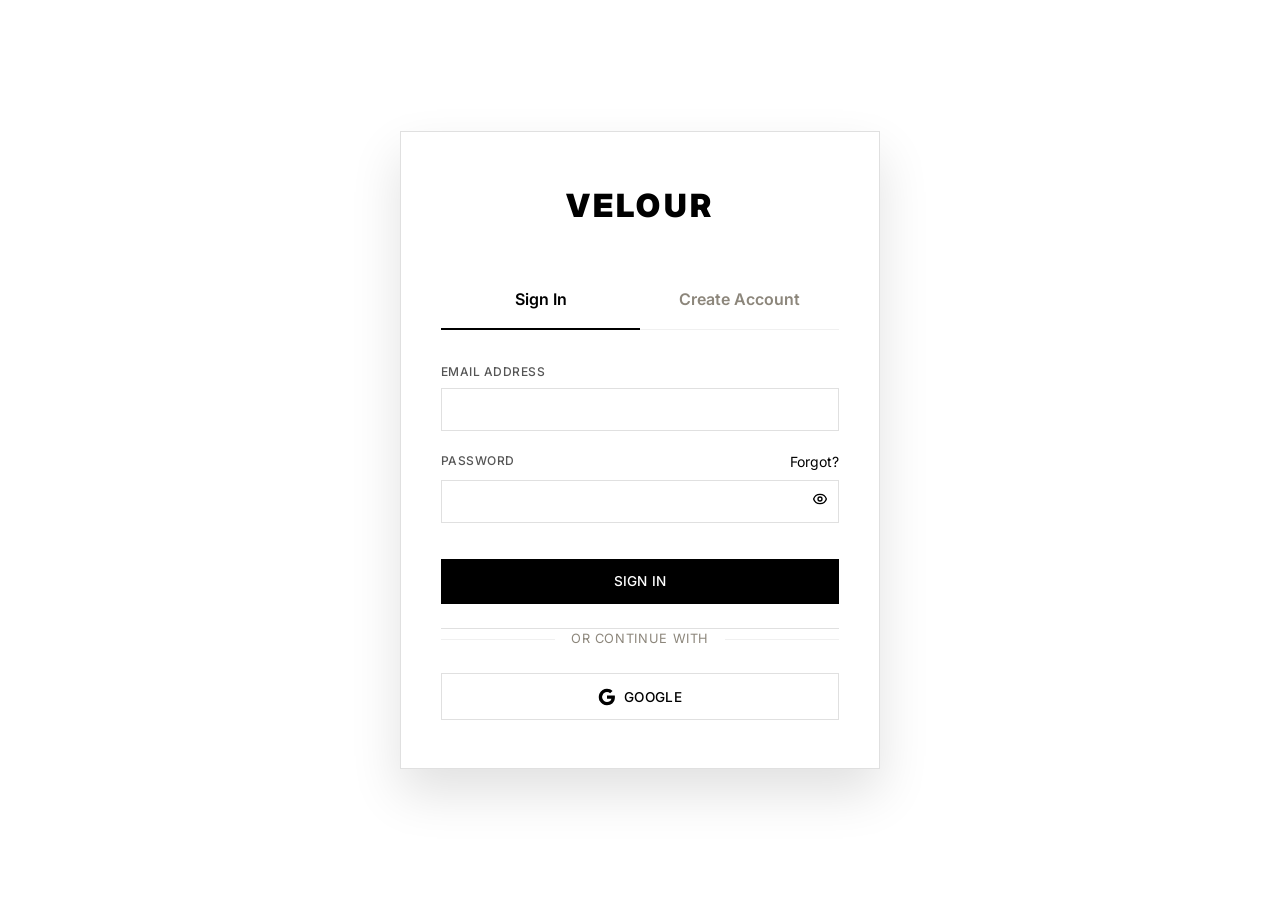
<file: frontend/auth.html>
<!DOCTYPE html>
<html lang="en">
<head>
  <meta charset="UTF-8">
  <meta name="viewport" content="width=device-width, initial-scale=1.0">
  <title>Auth | VELOUR</title>
  <link rel="stylesheet" href="css/base.css?v=2.2">
  <link rel="stylesheet" href="css/layout.css?v=2.2">
  <link rel="stylesheet" href="css/components.css?v=2.2">
  <link rel="stylesheet" href="css/pages/auth.css?v=2.2">
  <link rel="stylesheet" href="css/responsive.css?v=2.2">
</head>
<body>
  
  <div class="auth-page">
    <div class="auth-card">
      <div class="auth-logo" id="home-link" style="cursor:pointer">VELOUR</div>
      
      <div class="auth-tabs">
        <div class="auth-tab active" id="tab-login">Sign In</div>
        <div class="auth-tab" id="tab-register">Create Account</div>
      </div>

      <!-- Login Panel -->
      <div id="login-panel" class="auth-panel active">
        <form id="login-form">
          <div class="form-group">
            <label class="form-label">Email Address</label>
            <input type="email" class="form-input" id="log-email" required>
          </div>
          <div class="form-group">
            <div style="display:flex;justify-content:space-between">
              <label class="form-label">Password</label>
              <a href="#" class="text-sm text-primary" id="forgot-pwd-link">Forgot?</a>
            </div>
            <div class="input-group" style="position:relative">
              <input type="password" class="form-input" id="log-pwd" required style="padding-left:1rem;padding-right:2.5rem">
              <button type="button" class="icon-btn" id="toggle-log-pwd" style="position:absolute;right:4px;top:4px;width:30px;height:30px;background:none;border:none">
                <svg width="16" height="16" fill="none" viewBox="0 0 24 24" stroke="currentColor"><path stroke-linecap="round" stroke-linejoin="round" stroke-width="2" d="M15 12a3 3 0 11-6 0 3 3 0 016 0z"/><path stroke-linecap="round" stroke-linejoin="round" stroke-width="2" d="M2.458 12C3.732 7.943 7.523 5 12 5c4.478 0 8.268 2.943 9.542 7-1.274 4.057-5.064 7-9.542 7-4.477 0-8.268-2.943-9.542-7z"/></svg>
              </button>
            </div>
          </div>
          <button type="submit" class="btn btn-primary btn-full" style="margin-top:1rem" id="login-btn">Sign In</button>
          
          <div class="divider"><span>Or continue with</span></div>
          <button type="button" class="btn btn-secondary btn-full" id="google-sso-btn">
            <svg width="18" height="18" viewBox="0 0 24 24"><path fill="currentColor" d="M22.56 12.25c0-.78-.07-1.53-.2-2.25H12v4.26h5.92c-.26 1.37-1.04 2.53-2.21 3.31v2.77h3.57c2.08-1.92 3.28-4.74 3.28-8.09z"/><path fill="currentColor" d="M12 23c2.97 0 5.46-.98 7.28-2.66l-3.57-2.77c-.98.66-2.23 1.06-3.71 1.06-2.86 0-5.29-1.93-6.16-4.53H2.18v2.84C3.99 20.53 7.7 23 12 23z"/><path fill="currentColor" d="M5.84 14.09c-.22-.66-.35-1.36-.35-2.09s.13-1.43.35-2.09V7.07H2.18C1.43 8.55 1 10.22 1 12s.43 3.45 1.18 4.93l2.85-2.22.81-.62z"/><path fill="currentColor" d="M12 5.38c1.62 0 3.06.56 4.21 1.64l3.15-3.15C17.45 2.09 14.97 1 12 1 7.7 1 3.99 3.47 2.18 7.07l3.66 2.84c.87-2.6 3.3-4.53 6.16-4.53z"/></svg>
            Google
          </button>
        </form>
      </div>

      <!-- Register Panel -->
      <div id="register-panel" class="auth-panel">
        <form id="register-form">
          <div class="form-group">
            <label class="form-label">Full Name</label>
            <input type="text" class="form-input" id="reg-name" required>
          </div>
          <div class="form-group">
            <label class="form-label">Email Address</label>
            <input type="email" class="form-input" id="reg-email" required>
          </div>
          <div class="form-group">
            <label class="form-label">Password</label>
            <input type="password" class="form-input" id="reg-pwd" required>
            <div id="pwd-str" class="pwd-strength"><div class="pwd-bar"></div><div class="pwd-bar"></div><div class="pwd-bar"></div></div>
          </div>
          <div class="form-group" style="margin-bottom:1.5rem">
            <label class="form-label">Confirm Password</label>
            <input type="password" class="form-input" id="reg-pwd2" required>
          </div>
          <button type="submit" class="btn btn-primary btn-full" id="reg-btn">Create Account</button>
        </form>
      </div>
    </div>
  </div>

  <script src="js/api.js"></script>
  <script src="js/auth.js"></script>
  <script src="js/ui.js"></script>
  <script>
    document.addEventListener('DOMContentLoaded', () => {
      if (Auth.isLoggedIn()) {
        window.location.href = 'index.html';
        return;
      }
      
      // Bind Events
      document.getElementById('home-link')?.addEventListener('click', () => window.location.href='index.html');
      document.getElementById('tab-login')?.addEventListener('click', () => switchTab('login'));
      document.getElementById('tab-register')?.addEventListener('click', () => switchTab('register'));
      document.getElementById('login-form')?.addEventListener('submit', handleLogin);
      document.getElementById('register-form')?.addEventListener('submit', handleRegister);
      document.getElementById('forgot-pwd-link')?.addEventListener('click', (e) => { e.preventDefault(); Toast.info('Check your email to reset password'); });
      document.getElementById('toggle-log-pwd')?.addEventListener('click', () => togglePwd('log-pwd'));
      document.getElementById('google-sso-btn')?.addEventListener('click', () => Toast.info('Google SSO coming soon'));
      document.getElementById('reg-pwd')?.addEventListener('input', checkPwd);
    });

    function switchTab(tab) {
      document.querySelectorAll('.auth-tab').forEach(t => t.classList.remove('active'));
      document.querySelectorAll('.auth-panel').forEach(p => p.classList.remove('active'));
      if(tab==='login') {
        document.querySelectorAll('.auth-tab')[0].classList.add('active');
        document.getElementById('login-panel').classList.add('active');
      } else {
        document.querySelectorAll('.auth-tab')[1].classList.add('active');
        document.getElementById('register-panel').classList.add('active');
      }
    }

    function togglePwd(id) {
      const el = document.getElementById(id);
      el.type = el.type === 'password' ? 'text' : 'password';
    }

    function checkPwd() {
      const val = document.getElementById('reg-pwd').value;
      const str = document.getElementById('pwd-str');
      str.className = 'pwd-strength';
      if(val.length === 0) return;
      if(val.length < 6) str.classList.add('pwd-weak');
      else if(val.length < 10) str.classList.add('pwd-fair');
      else str.classList.add('pwd-strong');
    }

    async function handleLogin(e) {
      e.preventDefault();
      const btn = document.getElementById('login-btn');
      btn.textContent = 'Signing in...'; btn.disabled = true;
      try {
        const res = await api.login({
          email: document.getElementById('log-email').value,
          password: document.getElementById('log-pwd').value
        });
        Auth.setSession(res.access_token, res.user);
        const urlParams = new URLSearchParams(window.location.search);
        window.location.href = urlParams.get('next') || 'index.html';
      } catch (err) {
        Toast.error(err.message);
        btn.textContent = 'Sign In'; btn.disabled = false;
      }
    }

    async function handleRegister(e) {
      e.preventDefault();
      const pwd = document.getElementById('reg-pwd').value;
      if(pwd !== document.getElementById('reg-pwd2').value) {
        return Toast.error('Passwords do not match');
      }
      if(pwd.length < 6) {
        return Toast.error('Password must be at least 6 characters');
      }
      
      const btn = document.getElementById('reg-btn');
      btn.textContent = 'Creating...'; btn.disabled = true;
      try {
        const res = await api.register({
          name: document.getElementById('reg-name').value,
          email: document.getElementById('reg-email').value,
          password: pwd
        });
        Auth.setSession(res.access_token, res.user);
        window.location.href = 'index.html';
      } catch (err) {
        Toast.error(err.message);
        btn.textContent = 'Create Account'; btn.disabled = false;
      }
    }
  </script>
</body>
</html>
</file>
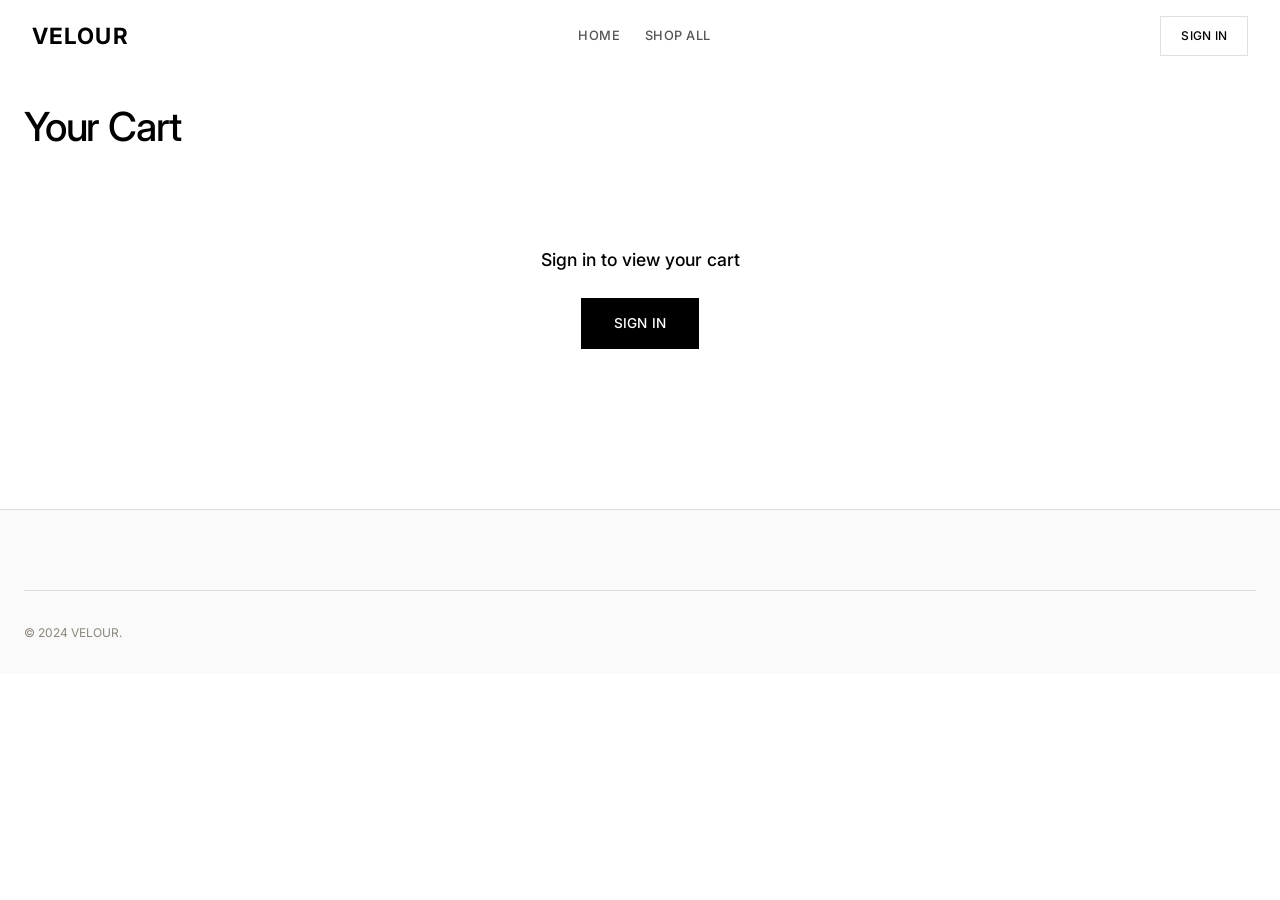
<file: frontend/cart.html>
<!DOCTYPE html>
<html lang="en">
<head>
  <meta charset="UTF-8">
  <meta name="viewport" content="width=device-width, initial-scale=1.0">
  <title>Cart | VELOUR</title>
  <link rel="stylesheet" href="css/base.css?v=2.2">
  <link rel="stylesheet" href="css/layout.css?v=2.2">
  <link rel="stylesheet" href="css/components.css?v=2.2">
  <link rel="stylesheet" href="css/pages/cart.css?v=2.2">
  <link rel="stylesheet" href="css/responsive.css?v=2.2">
</head>
<body>
  <!-- Header -->
  <header class="header">
    <div class="header__inner">
      <div class="mobile-menu-btn" id="mobile-menu-btn"><span></span><span></span><span></span></div>
      <a href="index.html" class="header__logo">VELOUR</a>
      <nav class="header__nav">
        <a href="index.html" class="nav-link">Home</a>
        <a href="shop.html" class="nav-link">Shop All</a>
      </nav>
      <div class="header__actions">
        <div id="header-auth" class="flex items-center gap-2"></div>
      </div>
    </div>
  </header>

  <main class="main-content container" style="padding-bottom:5rem">
    <div class="page-hero" style="padding-top:2rem;padding-bottom:1rem;background:transparent;border:none">
      <h1 class="page-hero__title" style="font-size:2.5rem;margin:0">Your Cart</h1>
    </div>

    <!-- Empty State -->
    <div id="cart-empty" style="display:none;margin-top:2rem" class="empty-state">
      <div class="empty-state__icon"><svg fill="none" viewBox="0 0 24 24" stroke="currentColor"><path stroke-linecap="round" stroke-linejoin="round" stroke-width="1.5" d="M16 11V7a4 4 0 00-8 0v4M5 9h14l1 12H4L5 9z"/></svg></div>
      <p class="empty-state__title">Your cart is empty</p>
      <a href="shop.html" class="btn btn-primary btn-sm" style="margin-top:1rem">Continue Shopping</a>
    </div>

    <!-- Content -->
    <div id="cart-content">
      <div class="skeleton" style="height:300px;margin-top:2rem"></div>
    </div>
    
    <!-- Loaded Layout -->
    <div id="cart-loaded" class="cart-page-layout" style="display:none">
      <div class="cart-list">
        <div id="cart-items-container"></div>
        <div style="margin-top:1rem"><a href="shop.html" class="text-secondary hover:text-primary" style="font-size:0.9rem;font-weight:600">← Continue Shopping</a></div>
      </div>
      <div>
        <div class="summary-box">
          <div class="free-shipping-bar">
            <div class="fs-text" id="fs-text"></div>
            <div class="fs-track"><div class="fs-fill" id="fs-fill" style="width:0%"></div></div>
          </div>
          
          <div class="promo-box">
            <input type="text" id="promo-input" class="form-input" placeholder="Promo code">
            <button class="btn btn-secondary" id="apply-promo-btn">Apply</button>
          </div>

          <h3 style="font-family:var(--font-display);margin-bottom:1rem">Order Summary</h3>
          <div class="summary-row"><span>Subtotal</span><span id="sum-subtotal"></span></div>
          <div class="summary-row"><span>Shipping</span><span id="sum-shipping"></span></div>
          <div class="summary-row discount" id="sum-discount-row" style="display:none">
            <span>Discount (<span id="sum-promo-name"></span>)</span><span id="sum-discount"></span>
          </div>
          <div class="summary-row total"><span>Total</span><span id="sum-total"></span></div>
          
          <a href="checkout.html" class="btn btn-primary btn-full" style="margin-top:1.5rem;font-size:1.1rem;padding:1.1rem">Proceed to Checkout</a>
          
          <div class="security-badges">
            <div class="sec-badge"><svg width="14" height="14" fill="none" stroke="currentColor" viewBox="0 0 24 24"><path stroke-linecap="round" stroke-linejoin="round" stroke-width="2" d="M12 15v2m-6 4h12a2 2 0 002-2v-6a2 2 0 00-2-2H6a2 2 0 00-2 2v6a2 2 0 002 2zm10-10V7a4 4 0 00-8 0v4h8z"/></svg> SSL Secured</div>
            <div class="sec-badge"><svg width="14" height="14" fill="none" stroke="currentColor" viewBox="0 0 24 24"><path stroke-linecap="round" stroke-linejoin="round" stroke-width="2" d="M16 11V7a4 4 0 00-8 0v4M5 9h14l1 12H4L5 9z"/></svg> Secure Checkout</div>
          </div>
        </div>
      </div>
    </div>
  </main>

  <footer class="footer"><div class="container"><div class="footer__bottom"><div class="footer__copy">&copy; 2024 VELOUR.</div></div></div></footer>

  <!-- HTML Templates for UI Rendering -->
  <template id="cart-page-item-template">
    <div class="cart-item-row">
      <img class="cpi-img" src="" alt="">
      <div class="cart-item-details">
        <div class="cart-item-title cpi-name"></div>
        <div class="cart-item-meta cpi-meta"></div>
        <div class="cart-item-actions">
          <div class="qty-control">
            <button class="qty-btn cpi-dec">−</button>
            <input class="qty-value cpi-qty" value="" readonly>
            <button class="qty-btn cpi-inc">+</button>
          </div>
          <div style="display:flex;align-items:center;gap:1.5rem">
            <span class="cart-item-price cpi-price"></span>
            <button class="icon-btn btn-icon cpi-rem">
              <svg width="14" height="14" fill="none" viewBox="0 0 24 24" stroke="currentColor"><path stroke-linecap="round" stroke-linejoin="round" stroke-width="2" d="M6 18L18 6M6 6l12 12"/></svg>
            </button>
          </div>
        </div>
      </div>
    </div>
  </template>

  <script src="js/api.js"></script>
  <script src="js/auth.js"></script>
  <script src="js/ui.js"></script>
  <script>
    let cData = null;
    let appliedPromo = sessionStorage.getItem('velour_promo') || null;
    const PROMO_CODES = { 'VELOUR10': 10, 'WELCOME20': 20, 'SALE15': 15 };

    document.addEventListener('DOMContentLoaded', () => {
      if (!Auth.isLoggedIn()) {
        document.getElementById('cart-content').innerHTML = `
          <div class="empty-state">
            <p class="empty-state__title">Sign in to view your cart</p>
            <a href="auth.html?next=cart.html" class="btn btn-primary" style="margin-top:1rem">Sign In</a>
          </div>`;
        return;
      }
      
      document.getElementById('apply-promo-btn')?.addEventListener('click', applyPromo);
      document.getElementById('promo-input').value = appliedPromo || '';

      loadFullCart();
    });

    async function loadFullCart() {
      try {
        cData = await api.getCart();
        renderFullCart();
      } catch (e) {
        Toast.error('Failed to load cart');
      }
    }

    function renderFullCart() {
      const container = document.getElementById('cart-content');
      container.style.display = 'none';

      if (!cData || cData.items.length === 0) {
        document.getElementById('cart-loaded').style.display = 'none';
        document.getElementById('cart-empty').style.display = 'flex';
        return;
      }

      document.getElementById('cart-empty').style.display = 'none';
      document.getElementById('cart-loaded').style.display = 'grid';

      let discount = 0;
      if (appliedPromo && PROMO_CODES[appliedPromo]) {
        discount = cData.subtotal * (PROMO_CODES[appliedPromo] / 100);
      }
      const finalTotal = cData.subtotal + cData.shipping - discount;
      
      const pct = Math.min(100, (cData.subtotal / 100) * 100);
      const fsText = pct >= 100 ? `<span class="text-green">You've unlocked free shipping!</span>` : `Add $${(100 - cData.subtotal).toFixed(2)} more for free shipping`;
      
      document.getElementById('fs-text').innerHTML = fsText;
      document.getElementById('fs-fill').style.width = `${pct}%`;

      document.getElementById('sum-subtotal').textContent = `$${cData.subtotal.toFixed(2)}`;
      document.getElementById('sum-shipping').innerHTML = cData.shipping === 0 ? '<span class="text-green">Free</span>' : `$${cData.shipping.toFixed(2)}`;
      
      const discountRow = document.getElementById('sum-discount-row');
      if (discount > 0) {
        discountRow.style.display = 'flex';
        document.getElementById('sum-promo-name').textContent = appliedPromo;
        document.getElementById('sum-discount').textContent = `-$${discount.toFixed(2)}`;
      } else {
        discountRow.style.display = 'none';
      }
      document.getElementById('sum-total').textContent = `$${finalTotal.toFixed(2)}`;

      const listContainer = document.getElementById('cart-items-container');
      listContainer.innerHTML = '';
      const template = document.getElementById('cart-page-item-template');
      
      cData.items.forEach(i => {
        const clone = template.content.cloneNode(true);
        const img = clone.querySelector('.cpi-img');
        img.src = i.image;
        img.alt = i.name;
        img.onerror = function() { this.src = 'images/product_tshirt.png'; };
        
        clone.querySelector('.cpi-name').textContent = i.name;
        clone.querySelector('.cpi-meta').textContent = `Size: ${i.size} | Color: ${i.color}`;
        clone.querySelector('.cpi-price').textContent = `$${i.subtotal.toFixed(2)}`;
        clone.querySelector('.cpi-qty').value = i.quantity;
        
        clone.querySelector('.cpi-dec').addEventListener('click', () => updateItem(i.item_id, i.quantity - 1));
        clone.querySelector('.cpi-inc').addEventListener('click', () => updateItem(i.item_id, i.quantity + 1));
        clone.querySelector('.cpi-rem').addEventListener('click', () => removeItem(i.item_id));
        
        listContainer.appendChild(clone);
      });
    }

    async function updateItem(id, q) {
      try { cData = await api.updateCartItem(id, q); renderFullCart(); refreshCart(); } catch(e) {}
    }
    async function removeItem(id) {
      try { cData = await api.removeCartItem(id); renderFullCart(); refreshCart(); Toast.info('Item removed'); } catch(e) {}
    }

    function applyPromo() {
      const code = document.getElementById('promo-input').value.toUpperCase().trim();
      if (!code) { sessionStorage.removeItem('velour_promo'); appliedPromo = null; renderFullCart(); return; }
      if (PROMO_CODES[code]) {
        sessionStorage.setItem('velour_promo', code);
        appliedPromo = code;
        Toast.success('Promo code applied!');
        renderFullCart();
      } else {
        Toast.error('Invalid promo code');
      }
    }
  </script>
</body>
</html>
</file>
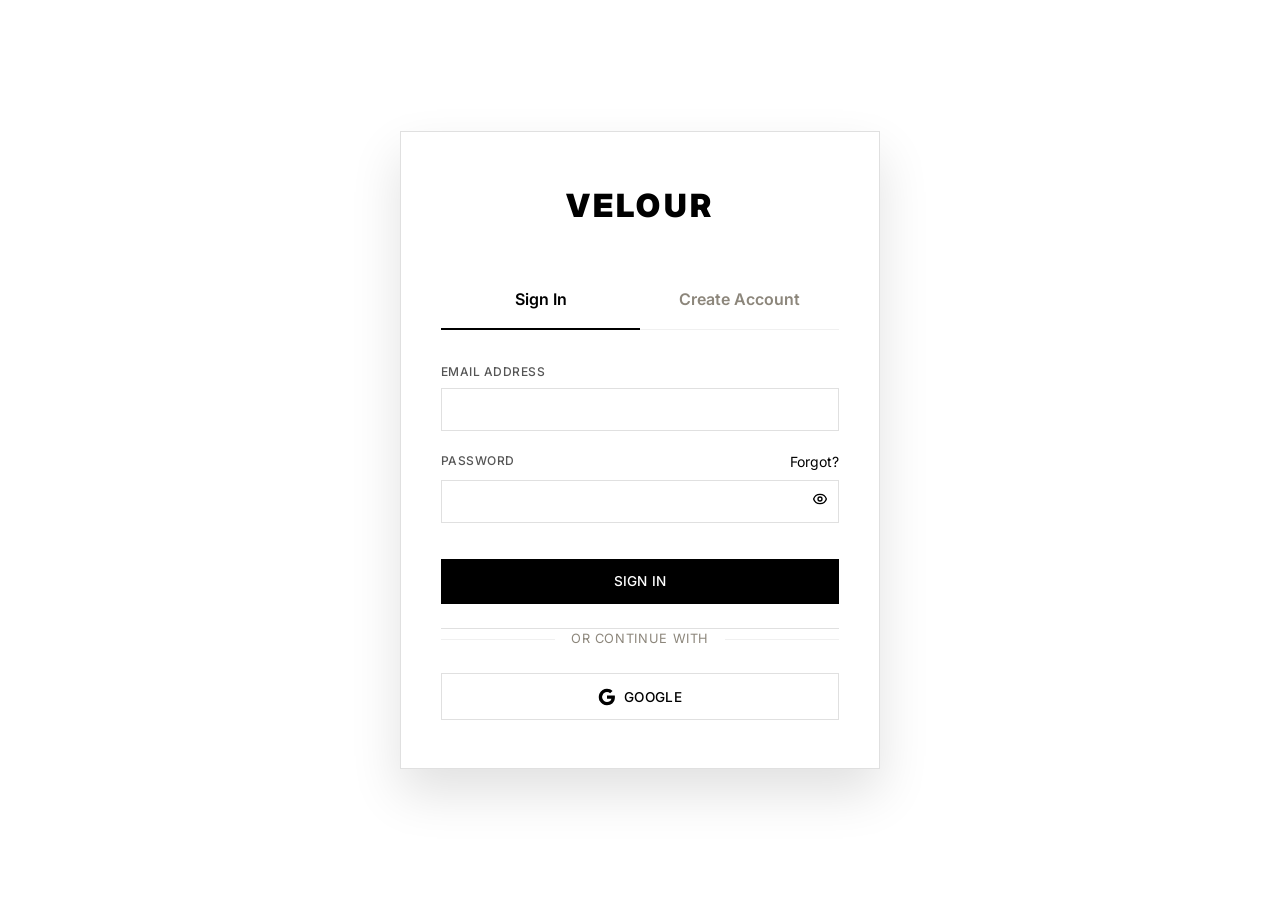
<file: frontend/checkout.html>
<!DOCTYPE html>
<html lang="en">
<head>
  <meta charset="UTF-8">
  <meta name="viewport" content="width=device-width, initial-scale=1.0">
  <title>Checkout | VELOUR</title>
  <link rel="stylesheet" href="css/base.css?v=2.2">
  <link rel="stylesheet" href="css/layout.css?v=2.2">
  <link rel="stylesheet" href="css/components.css?v=2.2">
  <style>
    .checkout-layout { display: grid; grid-template-columns: 1.2fr 1fr; gap: 4rem; margin-top: 2rem; align-items: start; }
    
    .step-indicator { display: flex; justify-content: space-between; position: relative; margin-bottom: 3rem; }
    .step-indicator::before { content: ''; position: absolute; top: 14px; left: 0; right: 0; height: 2px; background: var(--border-strong); z-index: 1; }
    .step-dot { width: 30px; height: 30px; border-radius: 50%; background: var(--bg-card); border: 2px solid var(--border-strong); display: flex; align-items: center; justify-content: center; position: relative; z-index: 2; font-size: 0.8rem; font-weight: 700; color: var(--text-muted); transition: all 0.3s; }
    .step-dot.active { border-color: var(--accent-amber); color: var(--accent-amber); background: var(--bg-elevated); }
    .step-dot.completed { background: var(--accent-amber); border-color: var(--accent-amber); color: var(--bg-primary); }
    .step-label { position: absolute; top: 38px; left: 50%; transform: translateX(-50%); font-size: 0.75rem; font-weight: 600; text-transform: uppercase; letter-spacing: 0.05em; color: var(--text-muted); white-space: nowrap; }
    .step-dot.active .step-label { color: var(--text-primary); }

    .checkout-step { display: none; animation: fadeIn 0.4s ease; }
    .checkout-step.active { display: block; }
    @keyframes fadeIn { from { opacity: 0; transform: translateY(10px); } to { opacity: 1; transform: translateY(0); } }

    .form-row { display: grid; grid-template-columns: 1fr 1fr; gap: 1rem; }
    
    .pay-tabs { display: flex; gap: 1rem; margin-bottom: 1.5rem; }
    .pay-tab { flex: 1; padding: 1rem; border: 1px solid var(--border-default); border-radius: var(--radius-md); text-align: center; font-weight: 600; cursor: pointer; transition: all 0.2s; }
    .pay-tab.active { border-color: var(--accent-amber); background: rgba(245,158,11,0.05); color: var(--accent-amber); }

    .summary-card { background: var(--bg-card); border-radius: var(--radius-xl); padding: 2rem; border: 1px solid var(--border-subtle); position: sticky; top: 2rem; }
    .checkout-item { display: flex; gap: 1rem; margin-bottom: 1rem; }
    .checkout-item img { width: 64px; height: 80px; border-radius: var(--radius-sm); object-fit: cover; background: var(--bg-elevated); }
    .checkout-item-details { flex: 1; font-size: 0.85rem; }

    @media (max-width: 900px) {
      .checkout-layout { grid-template-columns: 1fr; }
      .summary-card { order: -1; position: static; margin-bottom: 2rem; }
      .form-row { grid-template-columns: 1fr; }
    }
  </style>
  <link rel="stylesheet" href="css/responsive.css?v=2.2">
</head>
<body>
  <header class="header" style="position:static;background:var(--bg-primary)"><div class="header__inner"><a href="index.html" class="header__logo">VELOUR</a></div></header>

  <main class="main-content container" style="padding-top:2rem;padding-bottom:5rem">
    <div class="checkout-layout">
      <!-- Left: Form -->
      <div>
        <div class="step-indicator">
          <div class="step-dot active" id="dot-1">1<span class="step-label">Shipping</span></div>
          <div class="step-dot" id="dot-2">2<span class="step-label">Payment</span></div>
        </div>

        <form id="checkout-form">
          <!-- Step 1 -->
          <div id="step-1" class="checkout-step active">
            <h2 style="font-family:var(--font-display);margin-bottom:1.5rem">Shipping Address</h2>
            <div class="form-group"><label class="form-label">Full Name</label><input type="text" class="form-input" id="s-name" required></div>
            <div class="form-row">
              <div class="form-group"><label class="form-label">Email</label><input type="email" class="form-input" id="s-email" required></div>
              <div class="form-group"><label class="form-label">Phone</label><input type="tel" class="form-input" id="s-phone" required></div>
            </div>
            <div class="form-group"><label class="form-label">Address Line 1</label><input type="text" class="form-input" id="s-add1" required></div>
            <div class="form-group"><label class="form-label">Address Line 2 (Optional)</label><input type="text" class="form-input" id="s-add2"></div>
            <div class="form-row">
              <div class="form-group"><label class="form-label">City</label><input type="text" class="form-input" id="s-city" required></div>
              <div class="form-group"><label class="form-label">State/Province</label><input type="text" class="form-input" id="s-state" required></div>
            </div>
            <div class="form-row">
              <div class="form-group"><label class="form-label">ZIP/Postal Code</label><input type="text" class="form-input" id="s-zip" required></div>
              <div class="form-group"><label class="form-label">Country</label>
                <select class="form-select" id="s-country"><option value="US">United States</option><option value="CA">Canada</option><option value="GB">United Kingdom</option><option value="IN">India</option></select>
              </div>
            </div>
            <button type="button" class="btn btn-primary btn-full" style="margin-top:1rem;padding:1rem" onclick="goToStep(2)">Continue to Payment</button>
          </div>

          <!-- Step 2 -->
          <div id="step-2" class="checkout-step">
            <h2 style="font-family:var(--font-display);margin-bottom:1.5rem">Payment Method</h2>
            <div class="pay-tabs">
              <div class="pay-tab active" id="tab-card" onclick="setPayMethod('card')">Credit Card</div>
              <div class="pay-tab" id="tab-cod" onclick="setPayMethod('cod')">Cash on Delivery</div>
            </div>
            
            <div id="card-form">
              <div class="form-group"><label class="form-label">Card Number</label><input type="text" class="form-input" id="c-num" placeholder="0000 0000 0000 0000" maxlength="19" style="font-family:monospace;font-size:1.1rem;letter-spacing:2px"></div>
              <div class="form-row">
                <div class="form-group"><label class="form-label">Expiry Date</label><input type="text" class="form-input" id="c-exp" placeholder="MM/YY" maxlength="5"></div>
                <div class="form-group"><label class="form-label">CVV</label><input type="password" class="form-input" id="c-cvv" placeholder="123" maxlength="4"></div>
              </div>
              <div class="form-group"><label class="form-label">Name on Card</label><input type="text" class="form-input" id="c-name"></div>
            </div>
            
            <div id="cod-form" style="display:none;padding:2rem;text-align:center;background:var(--bg-elevated);border-radius:var(--radius-md);margin-bottom:1.5rem">
              <svg width="32" height="32" fill="none" stroke="var(--accent-green)" viewBox="0 0 24 24" style="margin-bottom:1rem"><path stroke-linecap="round" stroke-linejoin="round" stroke-width="2" d="M9 12l2 2 4-4m6 2a9 9 0 11-18 0 9 9 0 0118 0z"/></svg>
              <p style="font-weight:600">Pay with cash upon delivery.</p>
            </div>

            <div style="display:flex;gap:1rem;margin-top:2rem">
              <button type="button" class="btn btn-secondary" onclick="goToStep(1)">Back</button>
              <button type="button" class="btn btn-primary" style="flex:1;font-size:1.1rem" id="place-btn" onclick="submitOrder()">Place Order</button>
            </div>
          </div>
        </form>
      </div>

      <!-- Right: Summary -->
      <div>
        <div class="summary-card">
          <h3 style="font-family:var(--font-display);margin-bottom:1.5rem;font-size:1.2rem">Order Summary</h3>
          <div id="co-items" style="margin-bottom:1.5rem;border-bottom:1px solid var(--border-subtle);padding-bottom:1rem"></div>
          
          <div class="summary-row"><span>Subtotal</span><span id="co-sub">$0.00</span></div>
          <div class="summary-row"><span>Shipping</span><span id="co-ship">$0.00</span></div>
          <div class="summary-row discount" id="co-disc-row" style="display:none"><span>Discount</span><span id="co-disc"></span></div>
          <div class="summary-row total"><span>Total</span><span id="co-total">$0.00</span></div>
        </div>
      </div>
    </div>
  </main>

  <script src="js/api.js"></script>
  <script src="js/auth.js"></script>
  <script src="js/ui.js"></script>
  <script>
    let cData = null;
    let payMethod = 'card';
    const PROMO_CODES = { 'VELOUR10': 10, 'WELCOME20': 20, 'SALE15': 15 };
    const appliedPromo = sessionStorage.getItem('velour_promo');

    document.addEventListener('DOMContentLoaded', async () => {
      if (!Auth.isLoggedIn()) { window.location.href = 'auth.html?next=checkout.html'; return; }
      const u = Auth.getUser();
      if(u) { document.getElementById('s-name').value = u.name; document.getElementById('s-email').value = u.email; }
      
      try {
        cData = await api.getCart();
        if(!cData || cData.items.length === 0) { window.location.href = 'cart.html'; return; }
        renderSummary();
      } catch(e) { Toast.error('Failed to load cart'); }

      // Card input formatters
      document.getElementById('c-num').addEventListener('input', function(e) {
        let v = e.target.value.replace(/\D/g, '');
        v = v.replace(/(\d{4})/g, '$1 ').trim();
        e.target.value = v;
      });
      document.getElementById('c-exp').addEventListener('input', function(e) {
        let v = e.target.value.replace(/\D/g, '');
        if(v.length >= 2) v = v.substring(0,2) + '/' + v.substring(2);
        e.target.value = v;
      });
    });

    function renderSummary() {
      const itemsHtml = cData.items.map(i => `
        <div class="checkout-item">
          <img src="${i.image}">
          <div class="checkout-item-details">
            <div style="font-weight:600;margin-bottom:2px">${i.name}</div>
            <div style="color:var(--text-muted)">${i.size} | ${i.color} | Qty: ${i.quantity}</div>
            <div style="font-weight:700;margin-top:4px">$${i.subtotal.toFixed(2)}</div>
          </div>
        </div>
      `).join('');
      document.getElementById('co-items').innerHTML = itemsHtml;
      
      document.getElementById('co-sub').textContent = `$${cData.subtotal.toFixed(2)}`;
      document.getElementById('co-ship').textContent = cData.shipping === 0 ? 'Free' : `$${cData.shipping.toFixed(2)}`;
      
      let discount = 0;
      if(appliedPromo && PROMO_CODES[appliedPromo]) {
        discount = cData.subtotal * (PROMO_CODES[appliedPromo]/100);
        const dr = document.getElementById('co-disc-row');
        dr.style.display = 'flex';
        dr.innerHTML = `<span>Discount (${appliedPromo})</span><span>-$${discount.toFixed(2)}</span>`;
      }
      
      const total = cData.subtotal + cData.shipping - discount;
      document.getElementById('co-total').textContent = `$${total.toFixed(2)}`;
    }

    function goToStep(s) {
      if(s === 2) {
        // Validate step 1
        const req = ['s-name','s-email','s-phone','s-add1','s-city','s-state','s-zip'];
        for(let id of req) { if(!document.getElementById(id).value.trim()) { Toast.error('Please fill all required fields'); return; } }
      }
      document.querySelectorAll('.checkout-step').forEach(el=>el.classList.remove('active'));
      document.getElementById(`step-${s}`).classList.add('active');
      
      document.getElementById('dot-1').className = s===2 ? 'step-dot completed' : 'step-dot active';
      document.getElementById('dot-2').className = s===2 ? 'step-dot active' : 'step-dot';
      window.scrollTo({top:0, behavior:'smooth'});
    }

    function setPayMethod(m) {
      payMethod = m;
      document.getElementById('tab-card').className = m==='card' ? 'pay-tab active' : 'pay-tab';
      document.getElementById('tab-cod').className = m==='cod' ? 'pay-tab active' : 'pay-tab';
      document.getElementById('card-form').style.display = m==='card' ? 'block' : 'none';
      document.getElementById('cod-form').style.display = m==='cod' ? 'block' : 'none';
    }

    async function submitOrder() {
      if(payMethod === 'card') {
        if(!document.getElementById('c-num').value || !document.getElementById('c-exp').value || !document.getElementById('c-cvv').value) {
          return Toast.error('Please fill in card details');
        }
      }
      
      const btn = document.getElementById('place-btn');
      btn.textContent = 'Processing...'; btn.disabled = true;

      const payload = {
        shipping_address: {
          full_name: document.getElementById('s-name').value,
          email: document.getElementById('s-email').value,
          phone: document.getElementById('s-phone').value,
          address_line1: document.getElementById('s-add1').value,
          address_line2: document.getElementById('s-add2').value,
          city: document.getElementById('s-city').value,
          state: document.getElementById('s-state').value,
          zip_code: document.getElementById('s-zip').value,
          country: document.getElementById('s-country').value
        },
        payment_info: {
          method: payMethod,
          card_last4: payMethod === 'card' ? document.getElementById('c-num').value.slice(-4) : null
        },
        promo_code: appliedPromo || null
      };

      try {
        const res = await api.placeOrder(payload);
        sessionStorage.removeItem('velour_promo');
        // Hacky success screen injection (real app would have order-confirmation.html)
        document.querySelector('.checkout-layout').innerHTML = `
          <div style="grid-column:1/-1;text-align:center;padding:4rem 1rem">
            <svg width="64" height="64" fill="none" stroke="var(--accent-green)" viewBox="0 0 24 24" style="margin:0 auto 1.5rem"><path stroke-linecap="round" stroke-linejoin="round" stroke-width="2" d="M9 12l2 2 4-4m6 2a9 9 0 11-18 0 9 9 0 0118 0z"/></svg>
            <h1 style="font-family:var(--font-display);font-size:2.5rem;margin-bottom:1rem">Order Confirmed!</h1>
            <p style="color:var(--text-secondary);font-size:1.1rem;margin-bottom:2rem">Thank you for your purchase. Your order number is <strong>${res.id}</strong>.</p>
            <a href="index.html" class="btn btn-primary">Return to Home</a>
          </div>`;
      } catch(e) {
        Toast.error(e.message);
        btn.textContent = 'Place Order'; btn.disabled = false;
      }
    }
  </script>
</body>
</html>
</file>
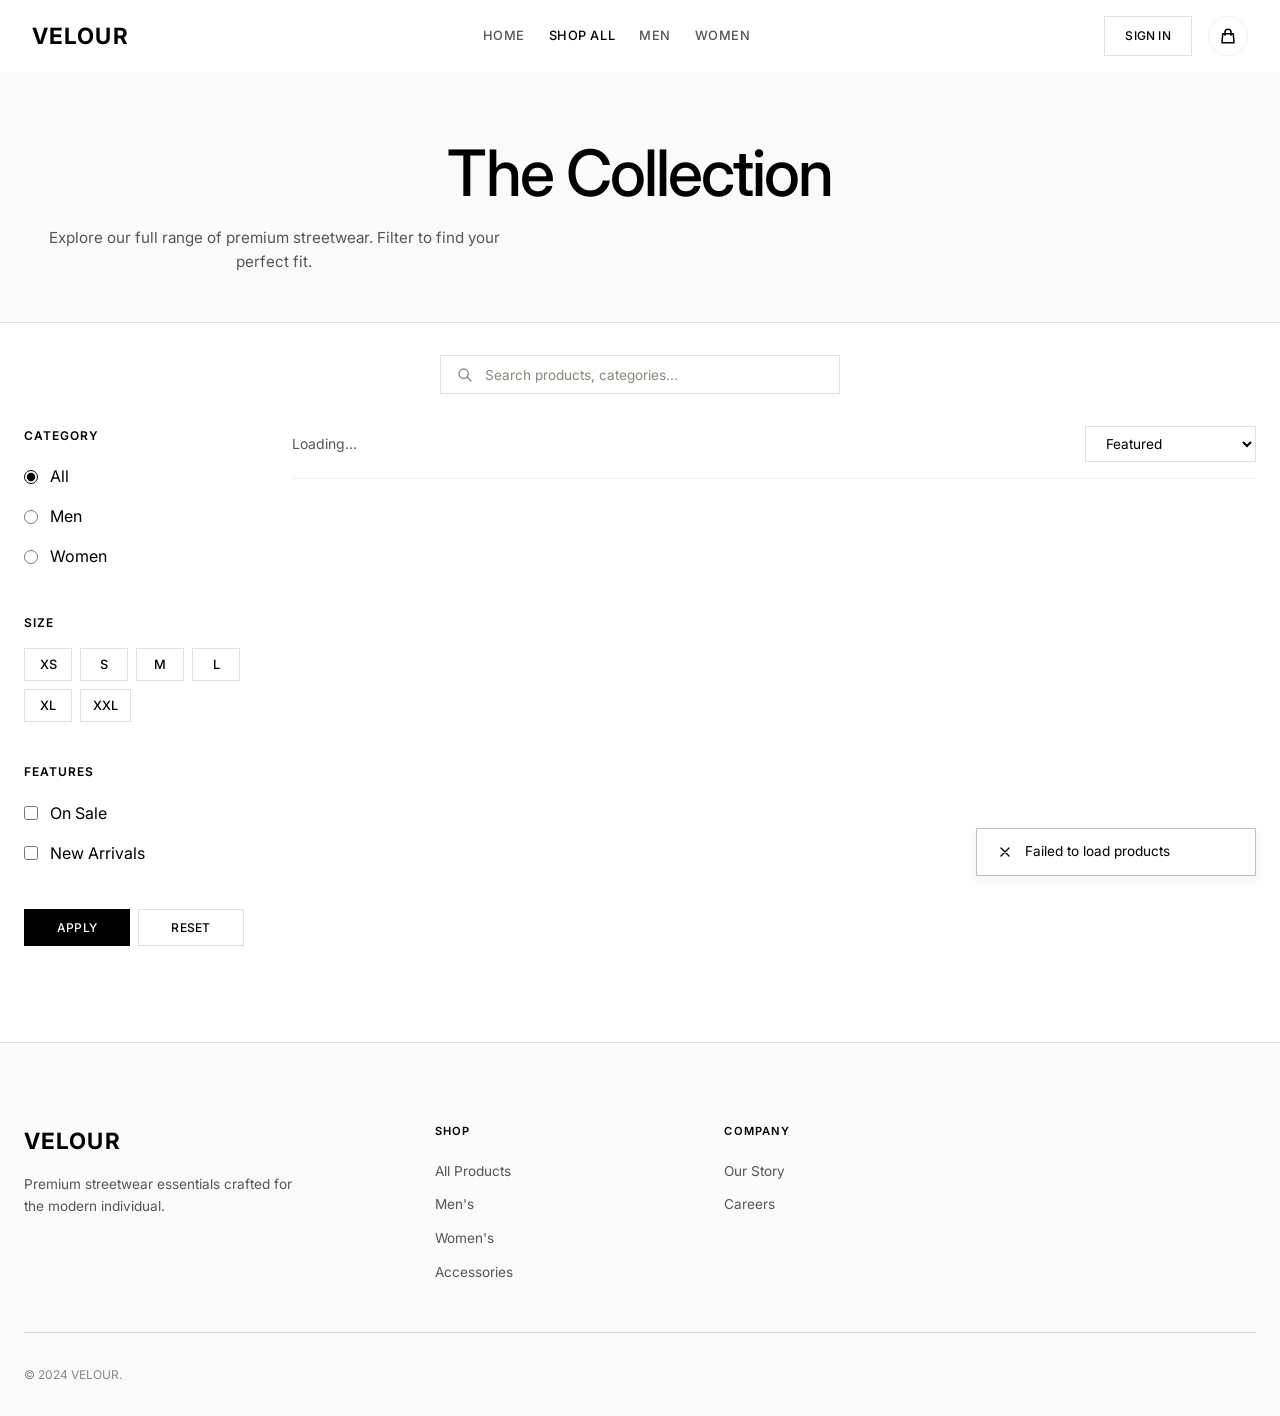
<file: frontend/product.html>
<!DOCTYPE html>
<html lang="en">
<head>
  <meta charset="UTF-8">
  <meta name="viewport" content="width=device-width, initial-scale=1.0">
  <title>Product | VELOUR</title>
  <link rel="stylesheet" href="css/base.css?v=2.2">
  <link rel="stylesheet" href="css/layout.css?v=2.2">
  <link rel="stylesheet" href="css/components.css?v=2.2">
  <link rel="stylesheet" href="css/pages/product.css?v=2.2">
  <link rel="stylesheet" href="css/responsive.css?v=2.2">
</head>
<body>
  <!-- Header & Navs identical -->
  <header class="header">
    <div class="header__inner">
      <div class="mobile-menu-btn" id="mobile-menu-btn"><span></span><span></span><span></span></div>
      <a href="index.html" class="header__logo">VELOUR</a>
      <nav class="header__nav">
        <a href="index.html" class="nav-link">Home</a>
        <a href="shop.html" class="nav-link">Shop All</a>
      </nav>
      <div class="header__actions">
        <div id="header-auth" class="flex items-center gap-2"></div>
        <button id="cart-btn" class="icon-btn relative" title="Cart">
          <svg width="18" height="18" fill="none" viewBox="0 0 24 24" stroke="currentColor"><path stroke-linecap="round" stroke-linejoin="round" stroke-width="2" d="M16 11V7a4 4 0 00-8 0v4M5 9h14l1 12H4L5 9z"/></svg>
          <span class="badge badge-count cart-badge" style="display:none;position:absolute;top:-5px;right:-5px;">0</span>
        </button>
      </div>
    </div>
  </header>

  <!-- Mobile Nav -->
  <nav id="mobile-nav" class="mobile-nav">
    <button id="mobile-nav-close" class="icon-btn mobile-nav__close"><svg width="24" height="24" fill="none" viewBox="0 0 24 24" stroke="currentColor"><path stroke-linecap="round" stroke-linejoin="round" stroke-width="2" d="M6 18L18 6M6 6l12 12"/></svg></button>
    <a href="index.html" class="nav-link">Home</a>
    <a href="shop.html" class="nav-link">Shop All</a>
  </nav>

  <!-- Cart Drawer -->
  <div id="drawer-overlay" class="drawer-overlay"></div>
  <div id="cart-drawer" class="cart-drawer">
    <div class="cart-drawer__header"><span class="cart-drawer__title">Your Cart</span><button id="cart-drawer-close" class="icon-btn"><svg width="20" height="20" fill="none" viewBox="0 0 24 24" stroke="currentColor"><path stroke-linecap="round" stroke-linejoin="round" stroke-width="2" d="M6 18L18 6M6 6l12 12"/></svg></button></div>
    <div id="cart-drawer-body" class="cart-drawer__body"></div>
    <div id="cart-drawer-footer" class="cart-drawer__footer"></div>
  </div>

  <main class="main-content container" style="padding-bottom: 5rem;">
    <div class="breadcrumb" id="breadcrumb" style="margin-top:2rem">
      <a href="index.html">Home</a> <span>/</span> <a href="shop.html">Shop</a> <span>/</span> <span id="bc-name">Loading...</span>
    </div>

    <div class="product-layout" id="product-container" style="display:none;">
      <!-- Left -->
      <div>
        <div class="gallery-main">
          <img id="main-img" src="" alt="Product Image">
          <div id="badges-container" style="position:absolute;top:1rem;left:1rem;display:flex;flex-direction:column;gap:0.5rem"></div>
        </div>
        <div class="gallery-thumbs" id="thumbs-container"></div>
      </div>

      <!-- Right -->
      <div class="product-details">
        <h1 class="p-title" id="p-name"></h1>
        <div class="rating" id="p-rating"></div>
        
        <div class="p-price-row">
          <span class="p-price" id="p-price"></span>
          <span class="p-orig" id="p-orig" style="display:none"></span>
          <span class="badge badge-sale" id="p-discount" style="display:none"></span>
        </div>

        <p class="p-desc" id="p-desc"></p>

        <div style="margin-bottom:1.5rem">
          <div class="selector-label"><span>Select Size</span> <span id="size-val" class="text-primary"></span></div>
          <div class="size-grid" id="size-grid"></div>
        </div>

        <div style="margin-bottom:2rem">
          <div class="selector-label"><span>Select Color</span> <span id="color-val" class="text-primary"></span></div>
          <div class="color-swatches" id="color-grid"></div>
        </div>

        <div class="product-buy-row" style="margin-bottom:1rem">
          <div class="qty-control" style="flex-shrink:0">
            <button class="qty-btn" id="qty-dec-btn">−</button>
            <input type="text" class="qty-value" id="qty-input" value="1" readonly>
            <button class="qty-btn" id="qty-inc-btn">+</button>
          </div>
          <button class="btn btn-primary" style="flex:1" id="add-cart-btn">Add to Cart</button>
        </div>
        <button class="btn btn-secondary btn-full" id="add-wishlist-btn">Add to Wishlist</button>

        <div class="features-list">
          <div class="feature-item"><svg fill="none" viewBox="0 0 24 24" stroke="currentColor"><path stroke-linecap="round" stroke-linejoin="round" stroke-width="2" d="M5 13l4 4L19 7"/></svg> Premium Materials & Craftsmanship</div>
          <div class="feature-item"><svg fill="none" viewBox="0 0 24 24" stroke="currentColor"><path stroke-linecap="round" stroke-linejoin="round" stroke-width="2" d="M5 13l4 4L19 7"/></svg> Free Standard Shipping Over $100</div>
          <div class="feature-item"><svg fill="none" viewBox="0 0 24 24" stroke="currentColor"><path stroke-linecap="round" stroke-linejoin="round" stroke-width="2" d="M5 13l4 4L19 7"/></svg> 30-Day Easy Returns</div>
        </div>
      </div>
    </div>

    <!-- Related -->
    <div style="margin-top:6rem">
      <h2 class="section-title text-center" style="margin-bottom:2rem">You May Also Like</h2>
      <div id="related-grid" class="products-grid"></div>
    </div>
  </main>

  <footer class="footer"><div class="container"><div class="footer__bottom"><div class="footer__copy">&copy; 2024 VELOUR.</div></div></div></footer>

  <!-- HTML Templates for UI Rendering -->
  <template id="product-card-template">
    <div class="product-card reveal">
      <div class="product-card__image-wrap">
        <img class="p-img" src="" alt="" loading="lazy">
        <div class="product-card__badges p-badges"></div>
        <div class="product-card__actions">
          <button class="icon-btn wishlist-toggle p-wishlist" title="Wishlist">
            <svg width="16" height="16" fill="none" viewBox="0 0 24 24" stroke="currentColor"><path stroke-linecap="round" stroke-linejoin="round" stroke-width="2" d="M4.318 6.318a4.5 4.5 0 000 6.364L12 20.364l7.682-7.682a4.5 4.5 0 00-6.364-6.364L12 7.636l-1.318-1.318a4.5 4.5 0 00-6.364 0z"/></svg>
          </button>
        </div>
      </div>
      <div class="product-card__body">
        <div class="product-card__cat p-cat"></div>
        <div class="product-card__name p-name"></div>
        <div class="rating">
          <div class="stars p-stars"></div>
          <span class="rating-count p-reviews"></span>
        </div>
        <div class="product-card__pricing" style="margin-top:.5rem">
          <span class="product-card__price p-price"></span>
          <span class="product-card__original p-orig" style="display:none"></span>
        </div>
        <button class="product-card__add p-add">Quick Add</button>
      </div>
    </div>
  </template>

  <template id="cart-item-template">
    <div class="cart-item">
      <img class="cart-item__img ci-img" src="" alt="">
      <div class="cart-item__body">
        <div class="cart-item__name ci-name"></div>
        <div class="cart-item__meta ci-meta"></div>
        <div class="cart-item__footer">
          <div class="qty-control">
            <button class="qty-btn ci-qty-dec">−</button>
            <span class="qty-value ci-qty-val"></span>
            <button class="qty-btn ci-qty-inc">+</button>
          </div>
          <span class="cart-item__price ci-price"></span>
        </div>
      </div>
      <button class="icon-btn btn-icon ci-remove" style="align-self:flex-start;flex-shrink:0">
        <svg width="14" height="14" fill="none" viewBox="0 0 24 24" stroke="currentColor"><path stroke-linecap="round" stroke-linejoin="round" stroke-width="2" d="M6 18L18 6M6 6l12 12"/></svg>
      </button>
    </div>
  </template>

  <script src="js/api.js"></script>
  <script src="js/auth.js"></script>
  <script src="js/ui.js"></script>
  <script>
    let product = null;
    let selectedSize = null;
    let selectedColor = null;
    let currentQty = 1;

    const COLOR_MAP = {
      'Midnight Black': '#0a0a0a', 'Jet Black': '#0a0a0a', 'Washed Black': '#1a1a1a', 'Black': '#000000', 'Black Wash': '#1c1c1c',
      'Charcoal': '#36454f', 'Slate Grey': '#708090', 'Smoke Grey': '#726d6a', 'Light Grey': '#d3d3d3', 'Grey': '#808080',
      'Ash Grey': '#b2beb5',
      'Cream White': '#f5f0e8', 'Bone White': '#f9f6f0', 'Bone': '#e3dac9', 'Cream': '#fffdd0', 'Ivory': '#fffff0',
      'Vintage White': '#f3e5ab', 'White': '#ffffff', 'Natural Canvas': '#e2d4c0',
      'Dusty Rose': '#dcae96', 'Terracotta': '#e2725b', 'Burgundy': '#800020',
      'Navy Void': '#000080', 'Navy': '#000080', 'Mid Indigo': '#4b0082', 'Dusty Blue': '#6699cc',
      'Olive': '#808000', 'Forest Green': '#228b22', 'Sage': '#9dc183',
      'Khaki': '#c3b091', 'Camel': '#c19a6b', 'Tan': '#d2b48c', 'Caramel': '#ffd59a', 'Onyx': '#353839'
    };

    document.addEventListener('DOMContentLoaded', async () => {
      const urlParams = new URLSearchParams(window.location.search);
      const id = urlParams.get('id');
      if (!id) { window.location.href = 'shop.html'; return; }

      try {
        product = await api.getProduct(id);
        renderProduct();
        loadRelated();
      } catch (e) {
        Toast.error('Product not found');
        setTimeout(()=>window.location.href='shop.html', 2000);
      }
    });

    function renderProduct() {
      document.getElementById('product-container').style.display = 'grid';
      document.getElementById('bc-name').textContent = product.name;
      
      // Images
      const mainImg = document.getElementById('main-img');
      mainImg.src = product.images[0] || 'images/product_tshirt.png';
      
      const thumbsHtml = product.images.map((img, idx) => 
        `<div class="thumb ${idx===0?'active':''}" data-img="${img}"><img src="${img}"></div>`
      ).join('');
      document.getElementById('thumbs-container').innerHTML = thumbsHtml;

      // Badges
      let badges = '';
      if(product.is_new) badges += `<span class="badge badge-new">New</span>`;
      if(product.discount_pct) badges += `<span class="badge badge-sale">-${product.discount_pct}%</span>`;
      document.getElementById('badges-container').innerHTML = badges;

      // Details
      document.getElementById('p-name').textContent = product.name;
      document.getElementById('p-rating').innerHTML = renderStars(product.rating) + ` <span class="rating-count">(${product.review_count} reviews)</span>`;
      
      document.getElementById('p-price').textContent = `$${product.price.toFixed(2)}`;
      if (product.original_price) {
        const o = document.getElementById('p-orig'); o.style.display = 'inline'; o.textContent = `$${product.original_price.toFixed(2)}`;
        const d = document.getElementById('p-discount'); d.style.display = 'inline-flex'; d.textContent = `-${product.discount_pct}%`;
      }

      document.getElementById('p-desc').textContent = product.description;

      // Sizes
      if(product.sizes.length) {
        selectedSize = product.sizes[0];
        document.getElementById('size-val').textContent = selectedSize;
        document.getElementById('size-grid').innerHTML = product.sizes.map(s => 
          `<button class="size-btn ${s===selectedSize?'active':''}" data-size="${s}">${s}</button>`
        ).join('');
      }

      // Colors
      if(product.colors.length) {
        selectedColor = product.colors[0];
        document.getElementById('color-val').textContent = selectedColor;
        document.getElementById('color-grid').innerHTML = product.colors.map(c => {
          const hex = COLOR_MAP[c] || '#cccccc';
          return `<div class="color-swatch ${c===selectedColor?'active':''}" style="background-color:${hex}" title="${c}" data-color="${c}"></div>`;
        }).join('');
      }
    }

    function setMainImg(el, src) {
      document.getElementById('main-img').src = src;
      document.querySelectorAll('.thumb').forEach(t=>t.classList.remove('active'));
      el.classList.add('active');
    }
    
    function setSize(s) {
      selectedSize = s;
      document.getElementById('size-val').textContent = s;
      document.querySelectorAll('#size-grid .size-btn').forEach(b => {
        b.classList.toggle('active', b.textContent === s);
      });
    }

    function setColor(c) {
      selectedColor = c;
      document.getElementById('color-val').textContent = c;
      document.querySelectorAll('#color-grid .color-swatch').forEach(b => {
        b.classList.toggle('active', b.title === c);
      });
    }

    function adjustQty(d) {
      const n = currentQty + d;
      if(n >= 1 && n <= product.stock) {
        currentQty = n;
        document.getElementById('qty-input').value = n;
      }
    }

    async function addToCart() {
      if (!Auth.isLoggedIn()) { window.location.href='auth.html'; return; }
      const btn = document.getElementById('add-cart-btn');
      btn.textContent = 'Adding...'; btn.disabled = true;
      try {
        await api.addToCart({
          product_id: product.id, size: selectedSize, color: selectedColor, quantity: currentQty
        });
        await refreshCart();
        openCartDrawer();
        Toast.success('Added to cart');
      } catch(e) { Toast.error(e.message); }
      btn.textContent = 'Add to Cart'; btn.disabled = false;
    }

    async function toggleWish() {
      if (!Auth.isLoggedIn()) { window.location.href='auth.html'; return; }
      try {
        const res = await api.toggleWishlist(product.id);
        const added = res.product_ids.includes(product.id);
        document.getElementById('add-wishlist-btn').textContent = added ? 'Remove from Wishlist' : 'Add to Wishlist';
        Toast.success(added ? 'Added to wishlist' : 'Removed from wishlist');
      } catch(e) { Toast.error(e.message); }
    }

    async function loadRelated() {
      try {
        const res = await api.getProducts({ category: product.category, page_size: 4 });
        const related = res.products.filter(p => p.id !== product.id).slice(0,4);
        const relatedGrid = document.getElementById('related-grid');
        relatedGrid.innerHTML = '';
        related.forEach(p => relatedGrid.appendChild(renderProductCard(p)));
        initReveal();
      } catch(e) {}
    }

    // Event Delegation
    document.addEventListener('click', (e) => {
      // Thumbnails
      const thumb = e.target.closest('.thumb');
      if (thumb) {
        setMainImg(thumb, thumb.dataset.img);
      }
      
      // Sizes
      const sizeBtn = e.target.closest('.size-btn');
      if (sizeBtn) {
        setSize(sizeBtn.dataset.size);
      }

      // Colors
      const colorSwatch = e.target.closest('.color-swatch');
      if (colorSwatch) {
        setColor(colorSwatch.dataset.color);
      }
    });

    document.getElementById('qty-dec-btn')?.addEventListener('click', () => adjustQty(-1));
    document.getElementById('qty-inc-btn')?.addEventListener('click', () => adjustQty(1));
    document.getElementById('add-cart-btn')?.addEventListener('click', addToCart);
    document.getElementById('add-wishlist-btn')?.addEventListener('click', toggleWish);
  </script>
</body>
</html>
</file>
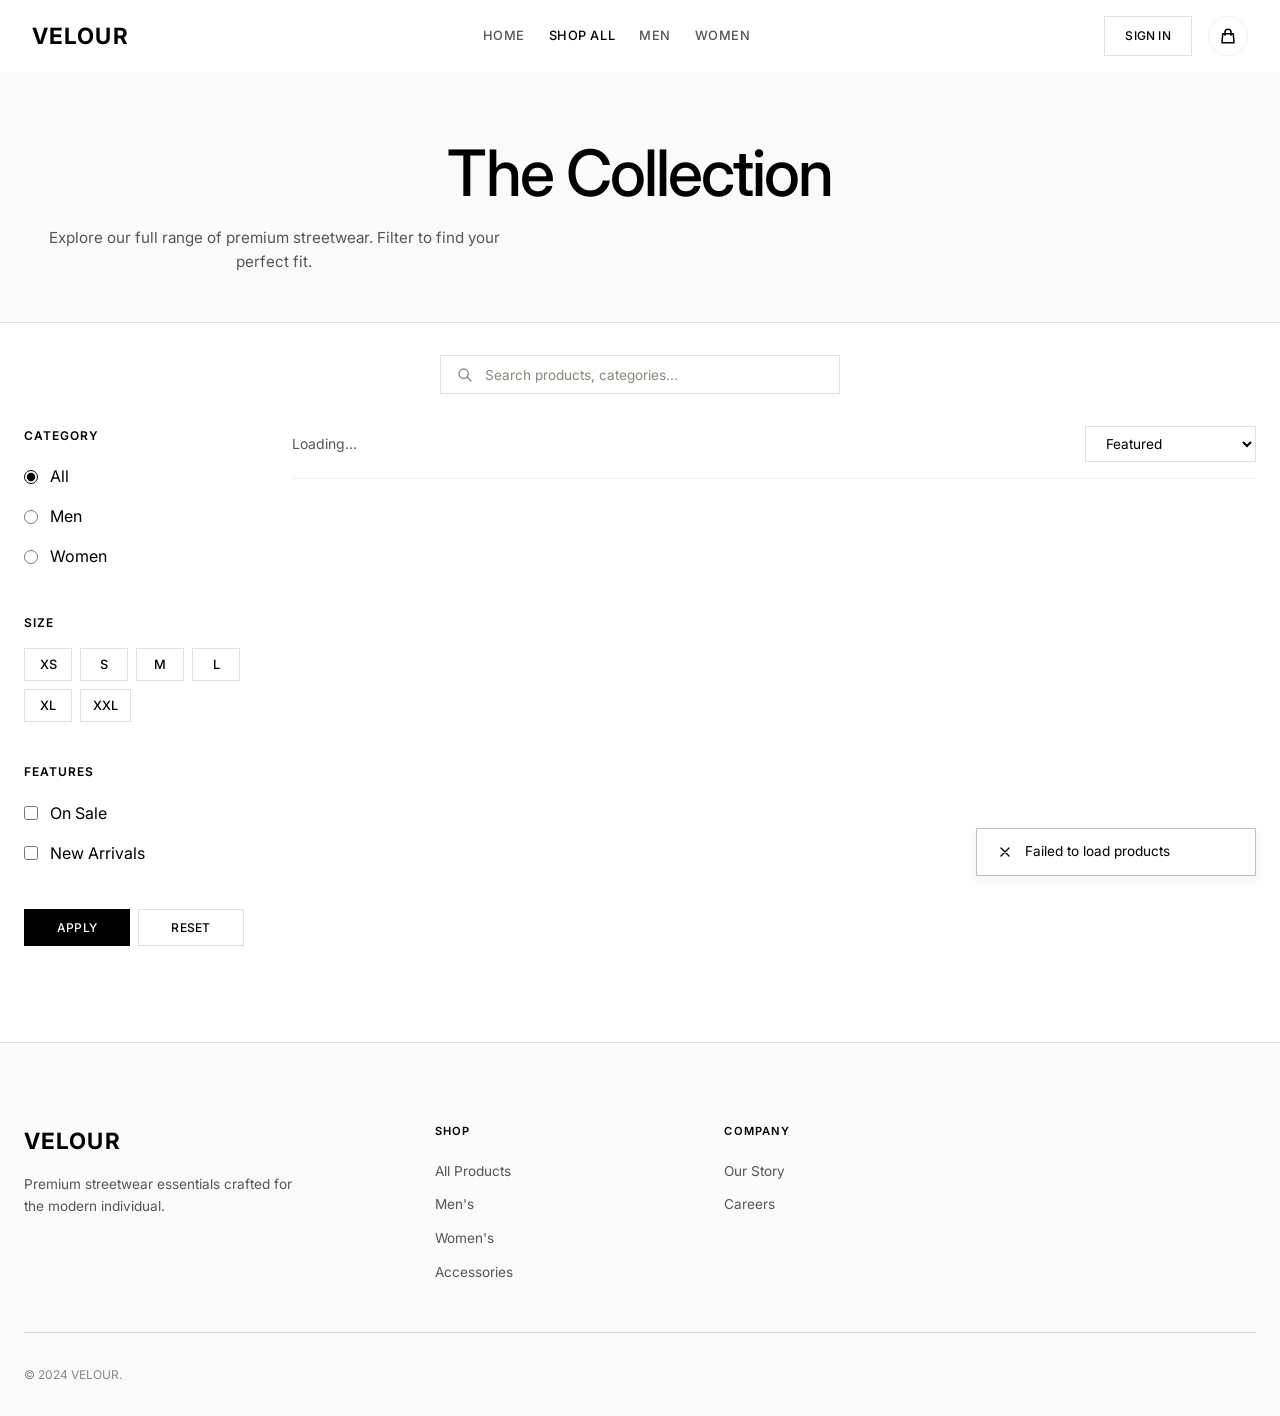
<file: frontend/shop.html>
<!DOCTYPE html>
<html lang="en">
<head>
  <meta charset="UTF-8">
  <meta name="viewport" content="width=device-width, initial-scale=1.0">
  <title>Shop | VELOUR</title>
  <link rel="stylesheet" href="css/base.css?v=2.2">
  <link rel="stylesheet" href="css/layout.css?v=2.2">
  <link rel="stylesheet" href="css/components.css?v=2.2">
  <link rel="stylesheet" href="css/pages/shop.css?v=2.2">
  <link rel="stylesheet" href="css/responsive.css?v=2.2">
</head>
<body>
  <!-- Header -->
  <header class="header">
    <div class="header__inner">
      <div class="mobile-menu-btn" id="mobile-menu-btn">
        <span></span><span></span><span></span>
      </div>
      <a href="index.html" class="header__logo">VELOUR</a>
      <nav class="header__nav">
        <a href="index.html" class="nav-link">Home</a>
        <a href="shop.html" class="nav-link active">Shop All</a>
        <a href="shop.html?category=men" class="nav-link">Men</a>
        <a href="shop.html?category=women" class="nav-link">Women</a>

      </nav>
      <div class="header__actions">
        <div id="header-auth" class="flex items-center gap-2"></div>
        <button id="cart-btn" class="icon-btn relative" title="Cart">
          <svg width="18" height="18" fill="none" viewBox="0 0 24 24" stroke="currentColor"><path stroke-linecap="round" stroke-linejoin="round" stroke-width="2" d="M16 11V7a4 4 0 00-8 0v4M5 9h14l1 12H4L5 9z"/></svg>
          <span class="badge badge-count cart-badge" style="display:none;position:absolute;top:-5px;right:-5px;">0</span>
        </button>
      </div>
    </div>
  </header>

  <!-- Mobile Nav -->
  <nav id="mobile-nav" class="mobile-nav">
    <button id="mobile-nav-close" class="icon-btn mobile-nav__close">
      <svg width="24" height="24" fill="none" viewBox="0 0 24 24" stroke="currentColor"><path stroke-linecap="round" stroke-linejoin="round" stroke-width="2" d="M6 18L18 6M6 6l12 12"/></svg>
    </button>
    <a href="index.html" class="nav-link">Home</a>
    <a href="shop.html" class="nav-link">Shop All</a>
    <a href="shop.html?category=men" class="nav-link">Men</a>
    <a href="shop.html?category=women" class="nav-link">Women</a>
    <a href="shop.html?category=accessories" class="nav-link">Accessories</a>
  </nav>

  <!-- Cart Drawer -->
  <div id="drawer-overlay" class="drawer-overlay"></div>
  <div id="cart-drawer" class="cart-drawer">
    <div class="cart-drawer__header">
      <span class="cart-drawer__title">Your Cart</span>
      <button id="cart-drawer-close" class="icon-btn">
        <svg width="20" height="20" fill="none" viewBox="0 0 24 24" stroke="currentColor"><path stroke-linecap="round" stroke-linejoin="round" stroke-width="2" d="M6 18L18 6M6 6l12 12"/></svg>
      </button>
    </div>
    <div id="cart-drawer-body" class="cart-drawer__body"></div>
    <div id="cart-drawer-footer" class="cart-drawer__footer"></div>
  </div>

  <main class="main-content">
    <div class="page-hero" style="padding-top:4rem;padding-bottom:3rem">
      <div class="container text-center">
        <h1 class="page-hero__title">The Collection</h1>
        <p class="page-hero__sub mx-auto">Explore our full range of premium streetwear. Filter to find your perfect fit.</p>
      </div>
    </div>

    <section class="section container" style="padding-top:2rem">
      <div class="search-bar" style="max-width:400px;margin-bottom:2rem;margin-left:auto;margin-right:auto;">
        <svg fill="none" viewBox="0 0 24 24" stroke="currentColor"><path stroke-linecap="round" stroke-linejoin="round" stroke-width="2" d="M21 21l-6-6m2-5a7 7 0 11-14 0 7 7 0 0114 0z"/></svg>
        <input type="text" id="search-input" placeholder="Search products, categories...">
      </div>

      <div class="shop-layout">
        <!-- Sidebar Filters -->
        <aside class="sidebar" id="sidebar">
          <button class="icon-btn sidebar-close hide-desktop" id="close-sidebar-btn">
            <svg width="20" height="20" fill="none" viewBox="0 0 24 24" stroke="currentColor"><path stroke-linecap="round" stroke-linejoin="round" stroke-width="2" d="M6 18L18 6M6 6l12 12"/></svg>
          </button>
          
          <div class="sidebar__section">
            <div class="sidebar__title">Category</div>
            <div class="filter-list">
              <label class="filter-item"><input type="radio" name="cat" value="" checked> All</label>
              <label class="filter-item"><input type="radio" name="cat" value="men"> Men</label>
              <label class="filter-item"><input type="radio" name="cat" value="women"> Women</label>

            </div>
          </div>

          <div class="sidebar__section">
            <div class="sidebar__title">Size</div>
            <div class="size-grid" id="filter-sizes">
              <button class="size-btn filter-size" data-size="XS">XS</button>
              <button class="size-btn filter-size" data-size="S">S</button>
              <button class="size-btn filter-size" data-size="M">M</button>
              <button class="size-btn filter-size" data-size="L">L</button>
              <button class="size-btn filter-size" data-size="XL">XL</button>
              <button class="size-btn filter-size" data-size="XXL">XXL</button>
            </div>
          </div>

          <div class="sidebar__section">
            <div class="sidebar__title">Features</div>
            <div class="filter-list">
              <label class="filter-item"><input type="checkbox" id="filter-sale"> On Sale</label>
              <label class="filter-item"><input type="checkbox" id="filter-new"> New Arrivals</label>
            </div>
          </div>

          <div class="filter-actions">
            <button class="btn btn-primary btn-sm btn-full" id="apply-filters-btn">Apply</button>
            <button class="btn btn-secondary btn-sm btn-full" id="reset-filters-btn">Reset</button>
          </div>
        </aside>

        <!-- Main Content -->
        <div>
          <div class="top-bar">
            <div>
              <button class="btn btn-secondary btn-sm mobile-filter-btn" id="open-sidebar-btn">Filters</button>
              <span id="product-count" class="text-secondary text-sm ml-2">Loading...</span>
            </div>
            <select id="sort-select" class="sort-dropdown">
              <option value="featured">Featured</option>
              <option value="newest">Newest</option>
              <option value="price_asc">Price: Low to High</option>
              <option value="price_desc">Price: High to Low</option>
              <option value="rating">Top Rated</option>
            </select>
          </div>

          <div id="products-grid" class="products-grid">
            <!-- Skeletons -->
            <div class="skeleton" style="aspect-ratio:3/4"></div>
            <div class="skeleton" style="aspect-ratio:3/4"></div>
            <div class="skeleton" style="aspect-ratio:3/4"></div>
            <div class="skeleton" style="aspect-ratio:3/4"></div>
          </div>

          <div id="pagination" class="pagination"></div>
        </div>
      </div>
    </section>
  </main>

  <footer class="footer">
    <div class="container">
      <div class="footer__grid">
        <div>
          <div class="footer__brand-logo">VELOUR</div>
          <p class="footer__brand-desc">Premium streetwear essentials crafted for the modern individual.</p>
        </div>
        <div>
          <div class="footer__heading">Shop</div>
          <div class="footer__links">
            <a href="shop.html" class="footer__link">All Products</a>
            <a href="shop.html?category=men" class="footer__link">Men's</a>
            <a href="shop.html?category=women" class="footer__link">Women's</a>
            <a href="shop.html?category=accessories" class="footer__link">Accessories</a>
          </div>
        </div>
        <div>
          <div class="footer__heading">Company</div>
          <div class="footer__links">
            <a href="#" class="footer__link">Our Story</a>
            <a href="#" class="footer__link">Careers</a>
          </div>
        </div>
      </div>
      <div class="footer__bottom">
        <div class="footer__copy">&copy; 2024 VELOUR.</div>
      </div>
    </div>
  </footer>

  <!-- HTML Templates for UI Rendering -->
  <template id="product-card-template">
    <div class="product-card reveal">
      <div class="product-card__image-wrap">
        <img class="p-img" src="" alt="" loading="lazy">
        <div class="product-card__badges p-badges"></div>
        <div class="product-card__actions">
          <button class="icon-btn wishlist-toggle p-wishlist" title="Wishlist">
            <svg width="16" height="16" fill="none" viewBox="0 0 24 24" stroke="currentColor"><path stroke-linecap="round" stroke-linejoin="round" stroke-width="2" d="M4.318 6.318a4.5 4.5 0 000 6.364L12 20.364l7.682-7.682a4.5 4.5 0 00-6.364-6.364L12 7.636l-1.318-1.318a4.5 4.5 0 00-6.364 0z"/></svg>
          </button>
        </div>
      </div>
      <div class="product-card__body">
        <div class="product-card__cat p-cat"></div>
        <div class="product-card__name p-name"></div>
        <div class="rating">
          <div class="stars p-stars"></div>
          <span class="rating-count p-reviews"></span>
        </div>
        <div class="product-card__pricing" style="margin-top:.5rem">
          <span class="product-card__price p-price"></span>
          <span class="product-card__original p-orig" style="display:none"></span>
        </div>
        <button class="product-card__add p-add">Quick Add</button>
      </div>
    </div>
  </template>

  <template id="cart-item-template">
    <div class="cart-item">
      <img class="cart-item__img ci-img" src="" alt="">
      <div class="cart-item__body">
        <div class="cart-item__name ci-name"></div>
        <div class="cart-item__meta ci-meta"></div>
        <div class="cart-item__footer">
          <div class="qty-control">
            <button class="qty-btn ci-qty-dec">−</button>
            <span class="qty-value ci-qty-val"></span>
            <button class="qty-btn ci-qty-inc">+</button>
          </div>
          <span class="cart-item__price ci-price"></span>
        </div>
      </div>
      <button class="icon-btn btn-icon ci-remove" style="align-self:flex-start;flex-shrink:0">
        <svg width="14" height="14" fill="none" viewBox="0 0 24 24" stroke="currentColor"><path stroke-linecap="round" stroke-linejoin="round" stroke-width="2" d="M6 18L18 6M6 6l12 12"/></svg>
      </button>
    </div>
  </template>

  <script src="js/api.js"></script>
  <script src="js/auth.js"></script>
  <script src="js/ui.js"></script>
  <script>
    let state = {
      category: null,
      search: null,
      size: null,
      has_discount: null,
      is_new: null,
      sort: 'featured',
      page: 1,
      page_size: 12
    };

    let searchTimeout;

    document.addEventListener('DOMContentLoaded', () => {
      // Parse URL params
      const urlParams = new URLSearchParams(window.location.search);
      if (urlParams.has('category')) state.category = urlParams.get('category');
      if (urlParams.has('is_new')) state.is_new = urlParams.get('is_new') === 'true';

      // Set initial UI state
      if (state.category) {
        document.querySelector(`input[name="cat"][value="${state.category}"]`)?.setAttribute('checked', 'true');
      }
      if (state.is_new) {
        document.getElementById('filter-new').checked = true;
      }

      // Size buttons
      document.querySelectorAll('.filter-size').forEach(btn => {
        btn.addEventListener('click', (e) => {
          const wasActive = e.target.classList.contains('active');
          document.querySelectorAll('.filter-size').forEach(b => b.classList.remove('active'));
          if (!wasActive) e.target.classList.add('active');
        });
      });

      // Search debounce
      document.getElementById('search-input').addEventListener('input', (e) => {
        clearTimeout(searchTimeout);
        searchTimeout = setTimeout(() => {
          state.search = e.target.value || null;
          state.page = 1;
          loadProducts();
        }, 500);
      });

      // Bind UI events
      document.getElementById('sort-select')?.addEventListener('change', applyFilters);
      document.getElementById('apply-filters-btn')?.addEventListener('click', applyFilters);
      document.getElementById('reset-filters-btn')?.addEventListener('click', resetFilters);
      document.getElementById('open-sidebar-btn')?.addEventListener('click', () => {
        document.getElementById('sidebar').classList.add('open');
        document.getElementById('drawer-overlay')?.classList.add('open');
      });
      document.getElementById('close-sidebar-btn')?.addEventListener('click', () => {
        document.getElementById('sidebar').classList.remove('open');
        document.getElementById('drawer-overlay')?.classList.remove('open');
      });
      document.getElementById('drawer-overlay')?.addEventListener('click', () => {
        document.getElementById('sidebar').classList.remove('open');
      });

      loadProducts();
    });

    function applyFilters() {
      const cat = document.querySelector('input[name="cat"]:checked').value;
      const sizeBtn = document.querySelector('.filter-size.active');
      
      state.category = cat || null;
      state.size = sizeBtn ? sizeBtn.dataset.size : null;
      state.has_discount = document.getElementById('filter-sale').checked ? true : null;
      state.is_new = document.getElementById('filter-new').checked ? true : null;
      state.sort = document.getElementById('sort-select').value;
      state.page = 1;
      
      if(window.innerWidth <= 900) {
        document.getElementById('sidebar').classList.remove('open');
      }

      loadProducts();
    }

    function resetFilters() {
      document.querySelector('input[name="cat"][value=""]').checked = true;
      document.querySelectorAll('.filter-size').forEach(b => b.classList.remove('active'));
      document.getElementById('filter-sale').checked = false;
      document.getElementById('filter-new').checked = false;
      document.getElementById('search-input').value = '';
      state = { category: null, search: null, size: null, has_discount: null, is_new: null, sort: 'featured', page: 1, page_size: 12 };
      document.getElementById('sort-select').value = 'featured';
      applyFilters();
    }

    async function loadProducts() {
      const grid = document.getElementById('products-grid');
      grid.innerHTML = '<div class="skeleton" style="aspect-ratio:3/4"></div>'.repeat(4);
      
      try {
        const res = await api.getProducts(state);
        document.getElementById('product-count').textContent = `${res.total} Product${res.total !== 1 ? 's' : ''}`;
        
        if (res.products.length === 0) {
          grid.innerHTML = `<div class="empty-state" style="grid-column:1/-1"><p class="empty-state__title">No products found</p><p class="empty-state__text">Try adjusting your filters</p><button class="btn btn-secondary" id="empty-reset-btn">Clear Filters</button></div>`;
          document.getElementById('empty-reset-btn')?.addEventListener('click', resetFilters);
        } else {
          grid.innerHTML = '';
          res.products.forEach(p => grid.appendChild(renderProductCard(p)));
          initReveal(); // make cards fade in
        }

        renderPagination(res.page, res.total_pages);
      } catch (e) {
        Toast.error('Failed to load products');
        grid.innerHTML = '';
      }
    }

    function renderPagination(current, total) {
      const pag = document.getElementById('pagination');
      if (total <= 1) { pag.innerHTML = ''; return; }
      
      let html = '';
      for (let i = 1; i <= total; i++) {
        html += `<button class="page-btn ${i === current ? 'active' : ''}" onclick="goToPage(${i})">${i}</button>`;
      }
      pag.innerHTML = html;
    }

    function goToPage(p) {
      state.page = p;
      loadProducts();
      window.scrollTo({top: 0, behavior: 'smooth'});
    }
  </script>
</body>
</html>
</file>
<file: frontend/css/base.css>
/* ═══════════════════════════════════════════════════════════════════
   VELOUR — BASE CSS
   Design tokens, reset, typography, and global utilities
═══════════════════════════════════════════════════════════════════ */

@import url('https://fonts.googleapis.com/css2?family=Inter:wght@300;400;500;600;700&display=swap');

/* ── Design Tokens ─────────────────────────────────────────────── */
:root {
  /* Stark Light Mode Palette */
  --bg-primary:     #FFFFFF;
  --bg-secondary:   #FAFAFA;
  --bg-card:        #FFFFFF;
  --bg-card-hover:  #F5F5F5;
  --bg-elevated:    #FFFFFF;
  --bg-glass:       rgba(0,0,0,0.03);
  --bg-glass-hover: rgba(0,0,0,0.06);

  --text-primary:   #000000;
  --text-secondary: #555555;
  --text-muted:     #8C867B;
  --text-inverse:   #FFFFFF;

  --accent-amber:      #000000; /* Muted to black for premium feel */
  --accent-amber-dark: #333333;
  --accent-amber-light:#666666;
  --accent-rose:       #000000;
  --accent-green:      #16A34A;

  --border-subtle:  rgba(0,0,0,0.06);
  --border-default: rgba(0,0,0,0.12);
  --border-strong:  rgba(0,0,0,0.25);

  --shadow-sm:  0 1px 2px rgba(0,0,0,0.04);
  --shadow-md:  0 4px 12px rgba(0,0,0,0.06);
  --shadow-lg:  0 12px 24px rgba(0,0,0,0.08);
  --shadow-xl:  0 24px 48px rgba(0,0,0,0.12);
  --glow-amber: none; /* Removed */

  /* Single utilitarian font */
  --font-display: 'Inter', sans-serif;
  --font-body:    'Inter', sans-serif;

  /* Sharp / architectural borders */
  --radius-sm:   0px;
  --radius-md:   0px;
  --radius-lg:   0px;
  --radius-xl:   0px;
  --radius-2xl:  0px;
  --radius-full: 9999px; /* Only for pills/badges */

  --transition-fast:   150ms ease;
  --transition-base:   300ms ease;
  --transition-slow:   600ms cubic-bezier(0.16, 1, 0.3, 1);
  --transition-spring: 400ms cubic-bezier(0.16, 1, 0.3, 1);

  --z-dropdown: 100;
  --z-sticky:   200;
  --z-modal:    300;
  --z-toast:    400;
}

/* ── Reset ─────────────────────────────────────────────────────── */
*,*::before,*::after{box-sizing:border-box;margin:0;padding:0;}
html{scroll-behavior:smooth;-webkit-font-smoothing:antialiased;}
body{font-family:var(--font-body);background:var(--bg-primary);color:var(--text-primary);line-height:1.6;overflow-x:hidden;}
img,video{max-width:100%;height:auto;display:block;}
a{color:inherit;text-decoration:none;}
ul,ol{list-style:none;}
button{cursor:pointer;border:none;background:none;font-family:inherit;}
input,select,textarea{font-family:inherit;}
h1,h2,h3,h4,h5,h6{font-family:var(--font-display);font-weight:600;line-height:1.15;letter-spacing:-0.03em;}

/* ── Utilities ─────────────────────────────────────────────────── */
.container{width:100%;max-width:1280px;margin:0 auto;padding:0 1.5rem;}
.section{padding:6rem 0;}
.flex{display:flex;}.flex-col{flex-direction:column;}
.items-center{align-items:center;}.justify-between{justify-content:space-between;}.justify-center{justify-content:center;}
.gap-2{gap:.5rem;}.gap-3{gap:.75rem;}.gap-4{gap:1rem;}.gap-6{gap:1.5rem;}.gap-8{gap:2rem;}
.hidden{display:none;}.w-full{width:100%;}.relative{position:relative;}.overflow-hidden{overflow:hidden;}
.text-center{text-align:center;}.text-right{text-align:right;}
.text-amber{color:var(--accent-amber);}.text-rose{color:var(--accent-rose);}.text-green{color:var(--accent-green);}
.text-muted{color:var(--text-muted);}.text-secondary{color:var(--text-secondary);}
.text-sm{font-size:.875rem;}.text-xs{font-size:.75rem;}.text-lg{font-size:1.125rem;}.text-xl{font-size:1.25rem;}
.font-display{font-family:var(--font-display);}.font-bold{font-weight:700;}.font-semibold{font-weight:600;}
.line-through{text-decoration:line-through;}
.sr-only{position:absolute;width:1px;height:1px;padding:0;margin:-1px;overflow:hidden;clip:rect(0,0,0,0);white-space:nowrap;}
.rounded-full{border-radius:var(--radius-full);}

/* Replaced gradient text with solid black */
.gradient-text{
  color: var(--text-primary);
}

/* Reveal on scroll */
.reveal{opacity:0;transform:translateY(16px);transition:opacity 1s var(--transition-slow),transform 1s var(--transition-slow);}
.reveal.visible{opacity:1;transform:translateY(0);}
.stagger>*:nth-child(1){transition-delay:0ms;}
.stagger>*:nth-child(2){transition-delay:100ms;}
.stagger>*:nth-child(3){transition-delay:200ms;}
.stagger>*:nth-child(4){transition-delay:300ms;}
.stagger>*:nth-child(5){transition-delay:400ms;}
.stagger>*:nth-child(6){transition-delay:500ms;}

/* Skeleton loader */
.skeleton{background:linear-gradient(90deg,var(--bg-secondary) 25%,var(--bg-glass) 50%,var(--bg-secondary) 75%);background-size:200% 100%;animation:shimmer 1.5s infinite;border-radius:var(--radius-md);}
@keyframes shimmer{0%{background-position:200% 0;}100%{background-position:-200% 0;}}

/* Scrollbar */
::-webkit-scrollbar{width:4px;}
::-webkit-scrollbar-track{background:var(--bg-primary);}
::-webkit-scrollbar-thumb{background:var(--border-strong);border-radius:0;}
::selection{background:rgba(0,0,0,.15);color:var(--text-primary);}

@media(max-width:768px){.container{padding:0 1rem;}.section{padding:4rem 0;}.hide-mobile{display:none!important;}}
@media(min-width:769px){.hide-desktop{display:none!important;}}
</file>
<file: frontend/css/layout.css>
/* ═══════════════════════════════════════════════════════════════════
   VELOUR — LAYOUT CSS
   Header, Footer, Navigation, Grid systems
═══════════════════════════════════════════════════════════════════ */

/* ── Header ─────────────────────────────────────────────────────── */
.header{
  position:fixed;top:0;left:0;right:0;z-index:var(--z-sticky);
  transition:background var(--transition-base),border-color var(--transition-base),backdrop-filter var(--transition-base);
  border-bottom:1px solid transparent;
}
.header.scrolled{
  background:rgba(255,255,255,.9);backdrop-filter:blur(12px);
  border-bottom-color:var(--border-default);
}
.header__inner{
  display:flex;align-items:center;justify-content:space-between;
  height:4.5rem;padding:0 2rem;max-width:1440px;margin:0 auto;
}

/* Logo */
.header__logo{
  font-family:var(--font-display);font-size:1.4rem;font-weight:700;
  letter-spacing:.05em;text-transform:uppercase;color:var(--text-primary);
}

/* Nav links */
.header__nav{display:flex;align-items:center;gap:1.5rem;}
.nav-link{
  font-size:.8rem;font-weight:500;color:var(--text-secondary);
  text-transform:uppercase;letter-spacing:0.04em;
  transition:color var(--transition-fast);
}
.nav-link:hover,.nav-link.active{color:var(--text-primary);}

/* Header actions */
.header__actions{display:flex;align-items:center;gap:1rem;}

/* Mobile menu */
.mobile-menu-btn{display:none;flex-direction:column;gap:4px;cursor:pointer;padding:.5rem;}
.mobile-menu-btn span{display:block;width:20px;height:2px;background:var(--text-primary);transition:all var(--transition-base);}

.mobile-nav{
  display:none;position:fixed;inset:0;z-index:calc(var(--z-sticky)+10);
  background:var(--bg-primary);padding:5rem 2rem 2rem;flex-direction:column;gap:1rem;
}
.mobile-nav.open{display:flex;}
.mobile-nav .nav-link{font-size:1.25rem;font-weight:500;padding:1rem 0;border-bottom:1px solid var(--border-default);}
.mobile-nav__close{position:absolute;top:1.5rem;right:1.5rem;}

@media(max-width:768px){
  .header__nav{display:none;}
  .header__inner{padding:0 1rem;height:3.5rem;}
  .mobile-menu-btn{display:flex;}
  .header__actions .hide-mobile{display:none;}
}

/* ── Footer ─────────────────────────────────────────────────────── */
.footer{background:var(--bg-secondary);border-top:1px solid var(--border-default);padding:5rem 0 2rem;}
.footer__grid {
  display: grid;
  grid-template-columns: 1.5fr 1fr 1fr 1fr;
  gap: 3rem;
  margin-bottom: 3rem;
  padding: 0;
}
.footer__brand-logo{font-family:var(--font-display);font-size:1.4rem;font-weight:700;letter-spacing:.05em;margin-bottom:1rem;color:var(--text-primary);}
.footer__brand-desc{font-size:.85rem;color:var(--text-secondary);line-height:1.6;max-width:280px;}
.footer__heading{font-family:var(--font-display);font-size:.7rem;font-weight:600;letter-spacing:.1em;text-transform:uppercase;color:var(--text-primary);margin-bottom:1.25rem;}
.footer__links{display:flex;flex-direction:column;gap:.75rem;}
.footer__link{font-size:.85rem;color:var(--text-secondary);transition:color var(--transition-fast);}
.footer__link:hover{color:var(--text-primary);}
.footer__bottom{display:flex;justify-content:space-between;align-items:center;padding-top:2rem;border-top:1px solid var(--border-default);}
.footer__copy{font-size:.75rem;color:var(--text-muted);}
.footer__socials{display:flex;gap:1rem;}
.social-link{width:1.5rem;height:1.5rem;display:flex;align-items:center;justify-content:center;color:var(--text-secondary);transition:all var(--transition-base);}
.social-link:hover{color:var(--text-primary);}
.newsletter-form{display:flex;margin-top:1rem;border:1px solid var(--border-default);}
.newsletter-form input{flex:1;background:var(--bg-primary);border:none;padding:.75rem 1rem;color:var(--text-primary);font-size:.85rem;min-width:0;}
.newsletter-form input:focus{outline:none;}
.newsletter-form input::placeholder{color:var(--text-muted);}
.newsletter-form button{padding:.75rem 1.25rem;background:var(--text-primary);color:var(--text-inverse);font-size:.8rem;font-weight:500;text-transform:uppercase;letter-spacing:0.04em;}
.newsletter-form button:hover{background:var(--text-secondary);}

@media(max-width:900px){.footer__grid{grid-template-columns:1fr 1fr;gap:2rem;}}
@media(max-width:600px){.footer__grid{grid-template-columns:1fr;gap:1.5rem;}.footer__bottom{flex-direction:column;gap:1rem;text-align:center;}}

/* ── Product Grid ───────────────────────────────────────────────── */
.products-grid{
  display:grid;
  grid-template-columns:repeat(auto-fill,minmax(220px,1fr));
  gap:2rem 1.5rem;
}
@media(max-width:900px){.products-grid{grid-template-columns:repeat(2,1fr);gap:1.5rem 1rem;}}
@media(max-width:480px){.products-grid{grid-template-columns:repeat(2,1fr);gap:1rem 0.5rem;}}

/* ── Page Hero ───────────────────────────────────────────────────── */
.page-hero{
  padding:10rem 0 5rem;background:var(--bg-secondary);
  border-bottom:1px solid var(--border-default);
}
.page-hero__eyebrow{font-size:.75rem;font-weight:600;letter-spacing:.1em;text-transform:uppercase;color:var(--text-secondary);margin-bottom:.75rem;display:block;}
.page-hero__title{font-size:clamp(2.5rem,5vw,4rem);font-weight:500;margin-bottom:1rem;letter-spacing:-0.03em;}
.page-hero__sub{color:var(--text-secondary);font-size:.95rem;max-width:500px;line-height:1.6;}

/* ── Breadcrumb ─────────────────────────────────────────────────── */
.breadcrumb{display:flex;align-items:center;gap:.5rem;font-size:.75rem;color:var(--text-muted);margin-bottom:2rem;text-transform:uppercase;letter-spacing:0.04em;}
.breadcrumb a:hover{color:var(--text-primary);}
.breadcrumb span{color:var(--text-muted);}

/* ── Filter Sidebar ─────────────────────────────────────────────── */
.shop-layout{display:grid;grid-template-columns:220px 1fr;gap:3rem;align-items:start;}
.sidebar{position:sticky;top:6rem;}
.sidebar__section{margin-bottom:2.5rem;}
.sidebar__title{font-size:.75rem;font-weight:600;letter-spacing:.08em;text-transform:uppercase;color:var(--text-primary);margin-bottom:1rem;}
.filter-list{display:flex;flex-direction:column;gap:.5rem;}
.filter-item{display:flex;align-items:center;gap:.75rem;cursor:pointer;padding:.2rem 0;}
.filter-item input[type=checkbox],.filter-item input[type=radio]{accent-color:var(--text-primary);width:14px;height:14px;}
.filter-item label{font-size:.85rem;color:var(--text-secondary);cursor:pointer;transition:color var(--transition-fast);}
.filter-item:hover label{color:var(--text-primary);}
.price-range{display:flex;flex-direction:column;gap:.75rem;}
.price-range input[type=range]{accent-color:var(--text-primary);width:100%;}
.price-range-labels{display:flex;justify-content:space-between;font-size:.75rem;color:var(--text-muted);}
@media(max-width:900px){.shop-layout{grid-template-columns:1fr;}.sidebar{position:static;}}

/* ── Search Bar ──────────────────────────────────────────────────── */
.search-bar{
  display:flex;align-items:center;background:var(--bg-primary);
  border:1px solid var(--border-default);
  padding:.65rem 1rem;gap:.75rem;transition:border-color var(--transition-fast);
}
.search-bar:focus-within{border-color:var(--text-primary);}
.search-bar input{flex:1;background:transparent;border:none;outline:none;color:var(--text-primary);font-size:.85rem;}
.search-bar input::placeholder{color:var(--text-muted);}
.search-bar svg{color:var(--text-muted);flex-shrink:0;width:1rem;height:1rem;}

/* ── Main content offset for fixed header ─────────────────────────── */
.main-content{padding-top:4.5rem;}
@media(max-width:768px){.main-content{padding-top:3.5rem;}}

/* ── Pagination ──────────────────────────────────────────────────── */
.pagination{display:flex;justify-content:center;gap:.5rem;padding:3rem 0;}
.page-btn{
  width:2.5rem;height:2.5rem;display:flex;align-items:center;justify-content:center;
  border:1px solid transparent;
  font-size:.85rem;font-weight:500;color:var(--text-secondary);
  transition:all var(--transition-fast);cursor:pointer;background:transparent;
}
.page-btn:hover{border-color:var(--border-default);color:var(--text-primary);}
.page-btn.active{border-color:var(--text-primary);color:var(--text-primary);}
.page-btn:disabled{opacity:.3;cursor:not-allowed;}
</file>
<file: frontend/css/components.css>
/* ═══════════════════════════════════════════════════════════════════
   VELOUR — COMPONENTS CSS
   Buttons, Cards, Forms, Badges, Modals, Toasts, Drawer
═══════════════════════════════════════════════════════════════════ */

/* ── Buttons ────────────────────────────────────────────────────── */
.btn {
  display: inline-flex; align-items: center; justify-content: center; gap: .5rem;
  font-family: var(--font-display); font-weight: 500; font-size: .85rem;
  letter-spacing: .02em; padding: .85rem 2rem;
  border-radius: var(--radius-md); transition: all var(--transition-base);
  white-space: nowrap; cursor: pointer; border: 1px solid transparent; outline: none;
  position: relative; overflow: hidden; text-transform: uppercase;
}
.btn::after{content:'';position:absolute;inset:0;background:rgba(0,0,0,0);transition:background var(--transition-fast);}
.btn:hover::after{background:rgba(0,0,0,.03);}
.btn:active{transform:scale(.98);}

.btn-primary{background:var(--text-primary);color:var(--text-inverse);}
.btn-primary:hover{background:var(--text-secondary); border-color:var(--text-secondary);}

.btn-secondary{background:transparent;color:var(--text-primary);border:1px solid var(--border-default);}
.btn-secondary:hover{border-color:var(--text-primary);background:var(--bg-secondary);}

.btn-ghost{background:transparent;color:var(--text-secondary);}
.btn-ghost:hover{color:var(--text-primary);background:var(--bg-glass);}

.btn-danger{background:var(--accent-rose);color:#fff;}
.btn-danger:hover{background:var(--accent-rose-dark, #e11d48);}

.btn-sm{padding:.6rem 1.25rem;font-size:.75rem;}
.btn-lg{padding:1rem 2.5rem;font-size:.9rem;}
.btn-icon{padding:.625rem;border-radius:var(--radius-md);}
.btn-full{width:100%;}
.btn:disabled{opacity:.4;cursor:not-allowed;pointer-events:none;}

/* Icon button round */
.icon-btn{
  display:inline-flex;align-items:center;justify-content:center;
  width:2.5rem;height:2.5rem;border-radius:var(--radius-full);
  background:transparent;border:1px solid var(--border-subtle);
  color:var(--text-primary);transition:all var(--transition-base);cursor:pointer;
}
.icon-btn:hover{border-color:var(--border-strong);}
.icon-btn.active{background:var(--text-primary);border-color:var(--text-primary);color:var(--text-inverse);}

/* ── Badge ──────────────────────────────────────────────────────── */
.badge{
  display:inline-flex;align-items:center;
  padding:.2rem .6rem;border-radius:var(--radius-sm);
  font-size:.65rem;font-weight:600;letter-spacing:.08em;text-transform:uppercase;
}
.badge-new{background:var(--text-primary);color:var(--text-inverse);border:1px solid var(--text-primary);}
.badge-sale{background:transparent;color:var(--text-primary);border:1px solid var(--text-primary);}
.badge-featured{background:var(--bg-glass);color:var(--text-primary);border:1px solid var(--border-default);}
.badge-count{
  min-width:1.1rem;height:1.1rem;padding:0 .25rem;
  background:var(--text-primary);color:var(--text-inverse);
  border-radius:var(--radius-full);font-size:.6rem;font-weight:600;
  display:inline-flex;align-items:center;justify-content:center;
}

/* ── Product Card ───────────────────────────────────────────────── */
.product-card{
  background:transparent;
  border-radius:var(--radius-md);
  transition:all var(--transition-slow);cursor:pointer;
}

.product-card__image-wrap{position:relative;aspect-ratio:3/4;overflow:hidden;background:var(--bg-secondary);}
.product-card__image-wrap img{width:100%;height:100%;object-fit:cover;transition:transform var(--transition-slow);}
.product-card:hover .product-card__image-wrap img{transform:scale(1.03);}

.product-card__badges{position:absolute;top:.75rem;left:.75rem;display:flex;flex-direction:column;gap:.35rem;z-index:2;}
.product-card__actions{
  position:absolute;top:.75rem;right:.75rem;
  display:flex;flex-direction:column;gap:.4rem;
  opacity:0;
  transition:opacity var(--transition-base);
  z-index:2;
}
.product-card:hover .product-card__actions{opacity:1;}

.product-card__body{padding:1rem 0;}
.product-card__name{font-weight:500;font-size:.9rem;margin-bottom:.2rem;overflow:hidden;text-overflow:ellipsis;display:-webkit-box;-webkit-line-clamp:2;-webkit-box-orient:vertical;}
.product-card__cat{font-size:.7rem;color:var(--text-muted);text-transform:uppercase;letter-spacing:.04em;margin-bottom:.5rem;display:none;}
.product-card__pricing{display:flex;align-items:center;gap:.6rem;}
.product-card__price{font-weight:600;font-size:.9rem;}
.product-card__original{font-size:.8rem;color:var(--text-muted);text-decoration:line-through;}
.product-card__add{
  margin-top:.75rem;width:100%;padding:.65rem;
  background:transparent;border:1px solid var(--border-default);
  border-radius:var(--radius-md);font-size:.75rem;font-weight:500;font-family:var(--font-display);
  color:var(--text-primary);transition:all var(--transition-fast);
  text-transform:uppercase; letter-spacing:0.05em;
}
.product-card__add:hover{border-color:var(--text-primary);background:var(--bg-secondary);}

/* ── Rating Stars ────────────────────────────────────────────────── */
.rating{display:flex;align-items:center;gap:.35rem;}
.stars{display:flex;gap:2px;}
.stars svg{width:12px;height:12px;color:var(--text-primary);}
.rating-count{font-size:.7rem;color:var(--text-muted);}

/* ── Form Elements ───────────────────────────────────────────────── */
.form-group{display:flex;flex-direction:column;gap:.4rem;margin-bottom:1.25rem;}
.form-label{font-size:.75rem;font-weight:500;text-transform:uppercase;letter-spacing:0.04em;color:var(--text-secondary);}
.form-input,.form-select,.form-textarea{
  background:var(--bg-primary);border:1px solid var(--border-default);
  border-radius:var(--radius-md);padding:.75rem 1rem;
  color:var(--text-primary);font-size:.9rem;
  transition:border-color var(--transition-fast);
  width:100%;
}
.form-input:focus,.form-select:focus,.form-textarea:focus{
  outline:none;border-color:var(--text-primary);
}
.form-input::placeholder,.form-textarea::placeholder{color:var(--text-muted);}
.form-select{appearance:none;cursor:pointer;}
.form-textarea{resize:vertical;min-height:100px;}
.form-error{font-size:.78rem;color:var(--accent-rose);}
.form-hint{font-size:.78rem;color:var(--text-muted);}

/* Input with icon */
.input-group{position:relative;}
.input-group .form-input{padding-left:2.5rem;}
.input-group .input-icon{position:absolute;left:.85rem;top:50%;transform:translateY(-50%);color:var(--text-muted);width:1rem;height:1rem;}

/* ── Size Selector ───────────────────────────────────────────────── */
.size-grid{display:flex;flex-wrap:wrap;gap:.5rem;}
.size-btn{
  min-width:3rem;padding:.5rem .75rem;text-align:center;
  border:1px solid var(--border-default);border-radius:var(--radius-md);
  font-size:.8rem;font-weight:500;color:var(--text-primary);
  transition:all var(--transition-fast);cursor:pointer;background:transparent;
}
.size-btn:hover{border-color:var(--border-strong);}
.size-btn.active{background:var(--text-primary);border-color:var(--text-primary);color:var(--text-inverse);}
.size-btn:disabled,.size-btn.sold-out{opacity:.35;cursor:not-allowed;text-decoration:line-through;}

/* ── Color Swatches ──────────────────────────────────────────────── */
.color-swatches{display:flex;gap:.5rem;flex-wrap:wrap;}
.color-swatch{
  width:1.5rem;height:1.5rem;border-radius:var(--radius-full);cursor:pointer;
  border:1px solid var(--border-default);transition:all var(--transition-fast);position:relative;
}
.color-swatch::after {
  content: ''; position: absolute; inset: -4px; border: 1px solid transparent; border-radius: var(--radius-full); transition: all var(--transition-fast);
}
.color-swatch.active::after{border-color:var(--text-primary);}
.color-swatch:hover::after{border-color:var(--border-strong);}

/* ── Quantity Control ─────────────────────────────────────────────── */
.qty-control{display:flex;align-items:center;border:1px solid var(--border-default);border-radius:var(--radius-md);overflow:hidden;}
.qty-btn{width:2.5rem;height:2.5rem;background:transparent;color:var(--text-primary);font-size:1.1rem;transition:background var(--transition-fast);display:flex;align-items:center;justify-content:center;}
.qty-btn:hover{background:var(--bg-secondary);}
.qty-value{width:2.5rem;text-align:center;font-size:.9rem;background:transparent;border:none;color:var(--text-primary);}

/* ── Modal ───────────────────────────────────────────────────────── */
.modal-overlay{
  position:fixed;inset:0;background:rgba(255,255,255,.8);backdrop-filter:blur(4px);
  z-index:var(--z-modal);display:flex;align-items:center;justify-content:center;
  opacity:0;pointer-events:none;transition:opacity var(--transition-base);padding:1rem;
}
.modal-overlay.open{opacity:1;pointer-events:all;}
.modal{
  background:var(--bg-primary);border:1px solid var(--border-default);
  padding:2.5rem;max-width:480px;width:100%;
  transform:scale(.98) translateY(10px);transition:transform var(--transition-base);
}
.modal-overlay.open .modal{transform:scale(1) translateY(0);}
.modal-header{display:flex;justify-content:space-between;align-items:center;margin-bottom:1.5rem;}
.modal-title{font-size:1.1rem;font-weight:600;}

/* ── Toast ───────────────────────────────────────────────────────── */
#toast-container{position:fixed;bottom:1.5rem;right:1.5rem;z-index:var(--z-toast);display:flex;flex-direction:column;gap:.5rem;pointer-events:none;}
.toast{
  background:var(--bg-primary);border:1px solid var(--border-strong);
  padding:.75rem 1.25rem;
  display:flex;align-items:center;gap:.75rem;min-width:280px;max-width:380px;
  box-shadow:var(--shadow-md);pointer-events:all;
  animation:toast-in .4s var(--transition-slow) forwards;
}
.toast.removing{animation:toast-out .3s var(--transition-base) forwards;}
.toast-icon{width:1rem;height:1rem;flex-shrink:0;}
.toast-msg{font-size:.85rem;color:var(--text-primary);}

@media(max-width:480px){
  #toast-container{
    left:1rem;right:1rem;bottom:1rem;
    align-items:center;
  }
  .toast{
    min-width:0;width:100%;
  }
}

@keyframes toast-in{from{opacity:0;transform:translateY(1rem);}to{opacity:1;transform:translateY(0);}}
@keyframes toast-out{from{opacity:1;transform:translateY(0);}to{opacity:0;transform:translateY(1rem);}}

/* ── Cart Drawer ──────────────────────────────────────────────────── */
.drawer-overlay{
  position:fixed;inset:0;background:rgba(255,255,255,.7);backdrop-filter:blur(3px);
  z-index:var(--z-modal);opacity:0;pointer-events:none;transition:opacity var(--transition-base);
}
.drawer-overlay.open{opacity:1;pointer-events:all;}
.cart-drawer{
  position:fixed;top:0;right:0;height:100vh;width:min(420px,100vw);
  background:var(--bg-primary);border-left:1px solid var(--border-default);
  z-index:calc(var(--z-modal)+1);display:flex;flex-direction:column;
  transform:translateX(100%);transition:transform var(--transition-slow);
}
.cart-drawer.open{transform:translateX(0);}
.cart-drawer__header{
  display:flex;justify-content:space-between;align-items:center;
  padding:1.5rem;border-bottom:1px solid var(--border-subtle);
}
.cart-drawer__title{font-size:1rem;font-weight:600;text-transform:uppercase;letter-spacing:0.05em;}
.cart-drawer__body{flex:1;overflow-y:auto;padding:1.5rem;}
.cart-drawer__footer{padding:1.5rem;border-top:1px solid var(--border-subtle);background:var(--bg-secondary);}

/* Cart item in drawer */
.cart-item{display:flex;gap:1.25rem;padding:1rem 0;border-bottom:1px solid var(--border-subtle);}
.cart-item:last-child{border-bottom:none;}
.cart-item__img{width:80px;height:100px;object-fit:cover;flex-shrink:0;background:var(--bg-secondary);}
.cart-item__body{flex:1;min-width:0;display:flex;flex-direction:column;justify-content:space-between;}
.cart-item__name{font-weight:500;font-size:.85rem;white-space:nowrap;overflow:hidden;text-overflow:ellipsis;}
.cart-item__meta{font-size:.75rem;color:var(--text-muted);margin:.2rem 0;}
.cart-item__footer{display:flex;justify-content:space-between;align-items:center;margin-top:.5rem;}
.cart-item__price{font-weight:600;font-size:.9rem;}

/* ── Section Headers ─────────────────────────────────────────────── */
.section-header{margin-bottom:3rem;}
.section-label{font-size:.7rem;font-weight:600;letter-spacing:.1em;text-transform:uppercase;color:var(--text-secondary);margin-bottom:.5rem;display:block;}
.section-title{font-size:clamp(1.5rem,4vw,2.25rem);font-weight:500;letter-spacing:-0.03em;}
.section-subtitle{font-size:.95rem;color:var(--text-secondary);max-width:520px;margin-top:1rem;}

/* ── Divider ──────────────────────────────────────────────────────── */
.divider{border:none;border-top:1px solid var(--border-default);margin:2rem 0;}

/* ── Chip / Tag ───────────────────────────────────────────────────── */
.chip{
  display:inline-flex;align-items:center;gap:.35rem;
  padding:.25rem .75rem;border-radius:var(--radius-full);
  font-size:.75rem;font-weight:500;border:1px solid var(--border-default);
  color:var(--text-secondary);background:transparent;cursor:pointer;
  transition:all var(--transition-fast);
}
.chip:hover,.chip.active{border-color:var(--text-primary);color:var(--text-primary);}

/* ── Empty State ──────────────────────────────────────────────────── */
.empty-state{text-align:center;padding:5rem 1rem;}
.empty-state__icon{width:3rem;height:3rem;margin:0 auto 1.5rem;color:var(--border-strong);}
.empty-state__title{font-size:1.1rem;font-weight:500;margin-bottom:.5rem;}
.empty-state__text{color:var(--text-secondary);margin-bottom:2rem;font-size:.9rem;}

/* ── Price Summary Box ────────────────────────────────────────────── */
.summary-box{background:var(--bg-secondary);border:1px solid var(--border-default);padding:1.75rem;}
.summary-row{display:flex;justify-content:space-between;align-items:center;padding:.4rem 0;font-size:.85rem;color:var(--text-secondary);}
.summary-row.total{border-top:1px solid var(--border-default);margin-top:1rem;padding-top:1rem;font-size:1.1rem;font-weight:600;color:var(--text-primary);}
.summary-row.discount{color:var(--text-primary);}

/* ── Tabs ─────────────────────────────────────────────────────────── */
.tabs{display:flex;border-bottom:1px solid var(--border-default);}
.tab-btn{
  padding:.75rem 1.5rem;font-weight:500;font-size:.85rem;color:var(--text-secondary);
  border-bottom:1px solid transparent;transition:all var(--transition-fast);cursor:pointer;background:none;
  margin-bottom:-1px;text-transform:uppercase;letter-spacing:0.04em;
}
.tab-btn:hover{color:var(--text-primary);}
.tab-btn.active{color:var(--text-primary);border-bottom-color:var(--text-primary);}
.tab-panel{display:none;padding-top:2rem;}
.tab-panel.active{display:block;}

/* ── Order Status Badge ───────────────────────────────────────────── */
.status-badge{display:inline-flex;align-items:center;gap:.4rem;padding:.2rem .6rem;border-radius:var(--radius-sm);font-size:.7rem;font-weight:500;border:1px solid var(--border-default);}
</file>
<file: frontend/css/pages/auth.css>
/* ═══════════════════════════════════════════════════════════════════
   VELOUR — AUTH PAGE CSS
═══════════════════════════════════════════════════════════════════ */
body { background: var(--bg-primary); }
.auth-page {
  min-height: 100vh;
  display: flex;
  align-items: center;
  justify-content: center;
  padding: 2rem;
}
.auth-card {
  width: 100%;
  max-width: 480px;
  background: var(--bg-card);
  border: 1px solid var(--border-default);
  border-radius: var(--radius-2xl);
  padding: 3rem 2.5rem;
  box-shadow: var(--shadow-xl);
}
.auth-logo {
  font-family: var(--font-display);
  font-size: 2rem;
  font-weight: 900;
  letter-spacing: 0.1em;
  text-transform: uppercase;
  text-align: center;
  margin-bottom: 2.5rem;
  color: var(--text-primary);
}
.auth-tabs {
  display: flex;
  margin-bottom: 2rem;
  border-bottom: 1px solid var(--border-subtle);
}
.auth-tab {
  flex: 1;
  text-align: center;
  padding: 1rem 0;
  font-weight: 600;
  color: var(--text-muted);
  border-bottom: 2px solid transparent;
  cursor: pointer;
  transition: all var(--transition-fast);
  margin-bottom: -1px;
}
.auth-tab:hover { color: var(--text-primary); }
.auth-tab.active { color: var(--text-primary); border-bottom-color: var(--text-primary); }

.auth-panel { display: none; }
.auth-panel.active { display: block; animation: fadeIn 0.3s ease; }

@keyframes fadeIn { from { opacity: 0; transform: translateY(5px); } to { opacity: 1; transform: translateY(0); } }

.divider { display: flex; align-items: center; text-align: center; margin: 1.5rem 0; }
.divider::before, .divider::after { content: ''; flex: 1; border-bottom: 1px solid var(--border-subtle); }
.divider:not(:empty)::before { margin-right: 1rem; }
.divider:not(:empty)::after { margin-left: 1rem; }
.divider span { color: var(--text-muted); font-size: 0.8rem; text-transform: uppercase; letter-spacing: 0.05em; }

/* Password strength */
.pwd-strength { display: flex; gap: 4px; margin-top: 0.5rem; height: 4px; }
.pwd-bar { flex: 1; background: var(--border-subtle); border-radius: 2px; transition: background 0.3s ease; }
.pwd-weak .pwd-bar:nth-child(1) { background: var(--accent-rose); }
.pwd-fair .pwd-bar:nth-child(1), .pwd-fair .pwd-bar:nth-child(2) { background: var(--accent-amber); }
.pwd-strong .pwd-bar { background: var(--text-primary); }

@media (max-width: 480px) {
  .auth-card {
    padding: 2rem 1.5rem;
  }
  .auth-logo {
    font-size: 1.75rem;
    margin-bottom: 2rem;
  }
}
</file>
<file: frontend/css/responsive.css>
/* ═══════════════════════════════════════════════════════════════════
   VELOUR — COMPREHENSIVE RESPONSIVE CSS
   Mobile-first responsive overrides for all pages and components.
   Ensures zero horizontal overflow and strict section boundary limits.
   Breakpoints:
     ≤1024px  → laptop
     ≤900px   → small laptop / large tablet
     ≤768px   → tablet
     ≤600px   → mobile (enforces 1 card/row, tested at 425px, 375px, 320px)
     ≤380px   → very small mobile (Galaxy Fold / iPhone SE)
═══════════════════════════════════════════════════════════════════ */

/* ── 1. Global Viewport Constraints & Overflow Prevention ─────── */
html,
body {
  overflow-x: hidden !important;
  width: 100% !important;
  max-width: 100% !important;
  margin: 0 !important;
  padding: 0 !important;
  box-sizing: border-box;
}

/* Responsive media assets */
img,
video {
  max-width: 100% !important;
  height: auto !important;
  display: block;
}

/* Global container constraints */
.container {
  width: 100% !important;
  max-width: 1280px !important;
  margin-left: auto !important;
  margin-right: auto !important;
  padding-left: 1.5rem !important;
  padding-right: 1.5rem !important;
  box-sizing: border-box !important;
}

/* Prevent main/section from causing overflow, but NOT generic div
   (which would break the marquee track and other positioned elements) */
main,
section,
footer,
header,
nav,
aside {
  max-width: 100%;
  box-sizing: border-box;
}

/* ═══════════════════════════════════════════════════════════════════
   LAPTOP  (≤ 1024px)
═══════════════════════════════════════════════════════════════════ */
@media screen and (max-width: 1024px) {
  .header__inner { padding: 0 1.5rem; }
  .container { padding-left: 1.25rem !important; padding-right: 1.25rem !important; }
  .products-grid { grid-template-columns: repeat(auto-fill, minmax(230px, 1fr)); }
}

/* ═══════════════════════════════════════════════════════════════════
   SMALL LAPTOP / LARGE TABLET  (≤ 900px)
═══════════════════════════════════════════════════════════════════ */
@media screen and (max-width: 900px) {
  /* Navigation & Top Bar */
  .header__nav { display: none !important; }
  .mobile-menu-btn { display: flex !important; }
  .header__inner { padding: 0 1rem !important; height: 3.5rem !important; }

  /* Sections padding */
  .section { padding: 4rem 0; }

  /* Page layout column stacking */
  .shop-layout { grid-template-columns: 1fr !important; gap: 1.5rem; }
  .product-layout { grid-template-columns: 1fr !important; gap: 2rem; }
  .cart-page-layout { grid-template-columns: 1fr !important; gap: 2rem; }
  .checkout-layout { grid-template-columns: 1fr !important; gap: 2rem; }

  /* Element positioning */
  .product-details { position: static !important; }
  .summary-box { position: static !important; }
  .checkout-summary { position: static !important; order: -1; margin-bottom: 1rem; }

  /* Shop filter sidebar drawer */
  .sidebar {
    position: fixed !important;
    top: 0; left: 0; bottom: 0;
    width: min(300px, 85vw) !important;
    background: var(--bg-primary) !important;
    z-index: 1001 !important;
    padding: 5rem 1.5rem 2rem !important;
    overflow-y: auto;
    transform: translateX(-110%);
    transition: transform 0.35s cubic-bezier(0.16, 1, 0.3, 1);
    border-right: 1px solid var(--border-default);
    box-shadow: 4px 0 20px rgba(0,0,0,0.1);
  }
  .sidebar.open { transform: translateX(0) !important; }
  .mobile-filter-btn { display: inline-flex !important; }

  /* Story and Categories */
  .story-section { grid-template-columns: 1fr !important; gap: 2rem; }
  .story-img { aspect-ratio: 16/9 !important; width: 100%; }
  .category-cards { grid-template-columns: 1fr !important; gap: 1rem; }
  .category-card { aspect-ratio: 16/9 !important; }

  /* Footer: 2 columns */
  .footer { padding: 3.5rem 0 1.5rem; }
  .footer__grid { grid-template-columns: 1fr 1fr !important; gap: 2rem !important; }
}

/* ═══════════════════════════════════════════════════════════════════
   TABLET  (≤ 768px)
═══════════════════════════════════════════════════════════════════ */
@media screen and (max-width: 768px) {
  /* Container spacing */
  .container { padding-left: 1rem !important; padding-right: 1rem !important; }
  .section { padding: 3.5rem 0; }

  /* Header adjustments */
  .header__inner { height: 3.25rem !important; padding: 0 1rem !important; }
  .header__logo { font-size: 1.2rem !important; }
  .hide-mobile { display: none !important; }

  /* Typography & Marquee */
  .section-title { font-size: 1.75rem !important; }
  .section-header { margin-bottom: 1.5rem !important; }
  .page-hero { padding: 6.5rem 0 2.5rem !important; }
  .page-hero__title { font-size: 2rem !important; }
  .marquee-section { padding: 0.65rem 0 !important; overflow: hidden !important; }
  .marquee-content { font-size: 0.75rem !important; gap: 0 !important; padding: 0 !important; margin: 0 !important; }
  .marquee-content span { flex-shrink: 0 !important; white-space: nowrap !important; word-break: keep-all !important; overflow-wrap: normal !important; word-wrap: normal !important; }
  .marquee-content span::after { margin: 0 1.25rem !important; }

  /* Tablet Product grid: 2 columns */
  .products-grid {
    grid-template-columns: repeat(2, 1fr) !important;
    gap: 1.25rem 1rem !important;
  }

  /* Product details */
  .gallery-thumbs {
    overflow-x: auto !important;
    -webkit-overflow-scrolling: touch;
    flex-wrap: nowrap !important;
    padding-bottom: 0.25rem;
    gap: 0.5rem !important;
  }
  .thumb { width: 64px !important; height: 80px !important; flex-shrink: 0 !important; }
  .p-title { font-size: 1.6rem !important; }
  .product-buy-row { flex-direction: column !important; gap: 0.75rem !important; }
  .product-buy-row .btn { width: 100% !important; }

  /* Cart & Checkout */
  .cart-item-row { gap: 1rem !important; }
  .cart-item-row img { width: 80px !important; height: 100px !important; }
  .cart-item-actions { flex-direction: column !important; align-items: flex-start !important; gap: 0.5rem !important; }
  .cart-drawer { width: 100% !important; max-width: 100% !important; }
  .form-row { grid-template-columns: 1fr !important; }

  /* Buttons */
  .btn { font-size: 0.78rem !important; padding: 0.7rem 1.2rem !important; }
  .btn-lg { font-size: 0.82rem !important; padding: 0.8rem 1.5rem !important; }
  .btn-sm { font-size: 0.68rem !important; padding: 0.5rem 0.875rem !important; }

  /* Top bar stacking for shop page */
  .top-bar {
    flex-wrap: wrap !important;
    gap: 0.5rem !important;
  }
  .sort-dropdown {
    font-size: 0.78rem !important;
    padding: 0.4rem 0.75rem !important;
  }
}

/* ═══════════════════════════════════════════════════════════════════
   MOBILE  (≤ 600px) — Target widths: 425px, 375px, 320px
   Enforces one card per row, centers content, prevents text overlap.
═══════════════════════════════════════════════════════════════════ */
@media screen and (max-width: 600px) {
  /* Tighter Container Padding to prevent clipping on 320px */
  .container { padding-left: 0.75rem !important; padding-right: 0.75rem !important; }
  .section { padding: 2.5rem 0 !important; }

  /* Main Offset for Header */
  .main-content { padding-top: 3.25rem !important; }

  /* ── Hero Section Boundary & Viewport fit ── */
  .hero-section {
    height: 85vh !important;
    min-height: 380px !important;
    max-height: 100vh !important;
    padding: 3rem 0.75rem !important;
    display: flex !important;
    align-items: center !important;
    justify-content: center !important;
    box-sizing: border-box !important;
  }
  .hero-content {
    padding: 0 !important;
    width: 100% !important;
    max-width: 100% !important;
    box-sizing: border-box !important;
  }
  .hero-title {
    font-size: 1.85rem !important;
    line-height: 1.1 !important;
    margin-bottom: 1rem !important;
    word-wrap: break-word !important;
    overflow-wrap: break-word !important;
  }
  .hero-sub {
    font-size: 0.85rem !important;
    line-height: 1.4 !important;
    margin-bottom: 1.5rem !important;
    max-width: 100% !important;
  }
  .hero-actions {
    flex-direction: column !important;
    gap: 0.5rem !important;
    width: 100% !important;
    align-items: center !important;
    padding: 0 !important;
  }
  .hero-actions .btn,
  .hero-actions a.btn,
  .hero-actions button.btn {
    width: 100% !important;
    max-width: 280px !important;
    margin: 0 !important;
    box-sizing: border-box !important;
  }

  /* ── Product Grid: Enforce exactly 1 card per row ── */
  .products-grid {
    grid-template-columns: 1fr !important;
    gap: 1.5rem !important;
    width: 100% !important;
  }
  .product-card {
    max-width: 100% !important;
    width: 100% !important;
    margin: 0 auto !important;
    box-sizing: border-box !important;
  }
  .product-card__image-wrap {
    aspect-ratio: 4/5 !important;
  }
  .product-card__add {
    font-size: 0.72rem !important;
    padding: 0.6rem !important;
  }

  /* Category cards */
  .category-cards {
    grid-template-columns: 1fr !important;
    gap: 1rem !important;
  }
  .category-card {
    aspect-ratio: 16/10 !important;
    width: 100% !important;
    max-width: 100% !important;
    margin: 0 auto !important;
  }
  .category-title { font-size: 1.25rem !important; color: #FFFFFF !important; }
  .category-link { color: #FFFFFF !important; }

  /* Story section */
  .story-section {
    grid-template-columns: 1fr !important;
    gap: 1.5rem !important;
  }
  .story-img {
    aspect-ratio: 16/10 !important;
    width: 100% !important;
    max-width: 100% !important;
    margin: 0 auto !important;
  }

  /* Newsletter Form Stacking */
  .newsletter-banner {
    padding: 2rem 0.75rem !important;
    width: 100% !important;
    max-width: 100% !important;
    margin: 0 auto !important;
    box-sizing: border-box !important;
  }
  .newsletter-banner form,
  .newsletter-form {
    flex-direction: column !important;
    gap: 0.5rem !important;
    max-width: 100% !important;
    margin-top: 1rem !important;
    border: none !important;
    background: transparent !important;
  }
  .newsletter-form input {
    width: 100% !important;
    border: 1px solid var(--border-default) !important;
    padding: 0.75rem 1rem !important;
    box-sizing: border-box !important;
  }
  .newsletter-form button {
    width: 100% !important;
    box-sizing: border-box !important;
  }

  /* Promo Box Stacking */
  .promo-box {
    flex-direction: column !important;
    gap: 0.5rem !important;
  }
  .promo-box input,
  .promo-box button {
    width: 100% !important;
  }

  /* Security badges stack */
  .security-badges {
    flex-direction: column !important;
    align-items: center !important;
    gap: 0.5rem !important;
  }

  /* Shop sidebar drawer width adjustment */
  .sidebar { width: 90vw !important; }

  /* Page Hero */
  .page-hero {
    padding: 5rem 0 2rem !important;
  }
  .page-hero__title {
    font-size: 1.75rem !important;
  }
  .page-hero__sub {
    font-size: 0.85rem !important;
  }

  /* Search bar */
  .search-bar {
    max-width: 100% !important;
    width: 100% !important;
    box-sizing: border-box !important;
  }

  /* Footer elements stack */
  .footer { padding: 2rem 0 1rem !important; }
  .footer__grid { grid-template-columns: 1fr !important; gap: 1.5rem !important; }
  .footer__bottom {
    flex-direction: column !important;
    gap: 0.75rem !important;
    text-align: center !important;
    padding-top: 1rem !important;
  }
  .footer__brand-desc { max-width: 100% !important; }

  /* Product page mobile */
  .product-layout {
    grid-template-columns: 1fr !important;
    gap: 1.5rem !important;
  }
  .product-details {
    position: static !important;
  }
  .p-title {
    font-size: 1.5rem !important;
  }
  .p-desc {
    font-size: 0.9rem !important;
  }
  .gallery-main {
    aspect-ratio: 4/5 !important;
    width: 100% !important;
  }
  .gallery-thumbs {
    overflow-x: auto !important;
    flex-wrap: nowrap !important;
    gap: 0.5rem !important;
    -webkit-overflow-scrolling: touch;
  }
  .thumb {
    width: 56px !important;
    height: 70px !important;
    flex-shrink: 0 !important;
  }
  .product-buy-row {
    flex-direction: column !important;
    gap: 0.75rem !important;
  }
  .product-buy-row .btn,
  .product-buy-row .qty-control {
    width: 100% !important;
  }
  .qty-control {
    justify-content: center !important;
  }

  /* Cart page mobile */
  .cart-page-layout {
    grid-template-columns: 1fr !important;
    gap: 1.5rem !important;
  }
  .cart-item-row {
    gap: 0.75rem !important;
  }
  .cart-item-row img {
    width: 70px !important;
    height: 90px !important;
  }
  .cart-item-title {
    font-size: 0.9rem !important;
  }
  .cart-item-actions {
    flex-direction: column !important;
    align-items: flex-start !important;
    gap: 0.5rem !important;
  }
  .summary-box {
    position: static !important;
    padding: 1.25rem !important;
  }

  /* Checkout mobile */
  .checkout-layout {
    grid-template-columns: 1fr !important;
    gap: 1.5rem !important;
  }
  .summary-card {
    position: static !important;
    order: -1 !important;
    margin-bottom: 1rem !important;
    padding: 1.25rem !important;
  }
  .step-label {
    font-size: 0.6rem !important;
  }
  .pay-tabs {
    flex-direction: column !important;
    gap: 0.5rem !important;
  }

  /* Auth page mobile */
  .auth-page {
    padding: 1rem !important;
  }
  .auth-card {
    padding: 2rem 1.25rem !important;
    max-width: 100% !important;
    width: 100% !important;
    box-sizing: border-box !important;
  }
  .auth-logo {
    font-size: 1.5rem !important;
    margin-bottom: 1.5rem !important;
  }
  .auth-tabs {
    gap: 0 !important;
  }
  .auth-tab {
    font-size: 0.8rem !important;
    padding: 0.75rem 0 !important;
  }

  /* Marquee adjustments */
  .marquee-section {
    padding: 0.5rem 0 !important;
    overflow: hidden !important;
  }
  .marquee-content {
    font-size: 0.7rem !important;
    gap: 0 !important;
    padding: 0 !important;
    margin: 0 !important;
  }
  .marquee-content span {
    flex-shrink: 0 !important;
    white-space: nowrap !important;
    word-break: keep-all !important;
    overflow-wrap: normal !important;
    word-wrap: normal !important;
  }
  .marquee-content span::after {
    margin: 0 1rem !important;
  }
}

/* ═══════════════════════════════════════════════════════════════════
   VERY SMALL MOBILE  (≤ 380px) — e.g. Galaxy Fold / iPhone SE (320px)
   Enforces maximum compactness, small padding, and clean fits.
═══════════════════════════════════════════════════════════════════ */
@media screen and (max-width: 380px) {
  /* Ultra tight padding */
  .container { padding-left: 0.5rem !important; padding-right: 0.5rem !important; }

  /* Compact Header */
  .header__inner { padding: 0 0.5rem !important; }
  .header__logo { font-size: 1.05rem !important; }

  /* Small Phone Hero */
  .hero-section {
    height: 80vh !important;
    min-height: 350px !important;
    padding: 2rem 0.5rem !important;
  }
  .hero-title { font-size: 1.4rem !important; }
  .hero-sub { font-size: 0.75rem !important; }
  .hero-actions .btn,
  .hero-actions a.btn,
  .hero-actions button.btn {
    max-width: 220px !important;
    font-size: 0.7rem !important;
    padding: 0.65rem 1rem !important;
  }

  /* Grid & Cards sizing fit */
  .product-card__name { font-size: 0.75rem !important; }
  .product-card__add { font-size: 0.65rem !important; padding: 0.5rem !important; }
  .product-card__price { font-size: 0.8rem !important; }

  /* Auth Card Padding */
  .auth-card { padding: 1.5rem 0.75rem !important; }
  .auth-logo { font-size: 1.15rem !important; }

  /* Cart lists */
  .cart-item-row img { width: 60px !important; height: 75px !important; }
  .summary-box { padding: 1rem !important; }

  /* Marquee even smaller */
  .marquee-content {
    font-size: 0.65rem !important;
    gap: 0 !important;
    padding: 0 !important;
    margin: 0 !important;
  }
  .marquee-content span {
    flex-shrink: 0 !important;
    white-space: nowrap !important;
    word-break: keep-all !important;
    overflow-wrap: normal !important;
    word-wrap: normal !important;
  }
  .marquee-content span::after {
    margin: 0 0.75rem !important;
  }

  /* Newsletter */
  .newsletter-banner {
    padding: 1.5rem 0.5rem !important;
  }

  /* Product page */
  .p-title { font-size: 1.3rem !important; }
  .p-price { font-size: 1.2rem !important; }

  /* Category */
  .category-title { font-size: 1.1rem !important; }
  .category-card-content { bottom: 0.75rem !important; left: 0.75rem !important; }

  /* Section titles */
  .section-title { font-size: 1.25rem !important; }
  .section-label { font-size: 0.6rem !important; }
}
</file>
<file: frontend/css/pages/cart.css>
/* ═══════════════════════════════════════════════════════════════════
   VELOUR — CART PAGE CSS
═══════════════════════════════════════════════════════════════════ */
.cart-page-layout {
  display: grid;
  grid-template-columns: 1fr 380px;
  gap: 3rem;
  margin-top: 2rem;
}
.cart-list { display: flex; flex-direction: column; gap: 1.5rem; }
.cart-item-row {
  display: flex;
  gap: 1.5rem;
  padding-bottom: 1.5rem;
  border-bottom: 1px solid var(--border-subtle);
}
.cart-item-row img {
  width: 110px;
  height: 140px;
  border-radius: var(--radius-md);
  object-fit: cover;
  background: var(--bg-elevated);
}
.cart-item-details { flex: 1; display: flex; flex-direction: column; }
.cart-item-title { font-family: var(--font-display); font-size: 1.1rem; font-weight: 700; margin-bottom: 0.25rem; }
.cart-item-meta { font-size: 0.85rem; color: var(--text-secondary); margin-bottom: 1rem; }
.cart-item-actions { display: flex; justify-content: space-between; align-items: center; margin-top: auto; }
.cart-item-price { font-family: var(--font-display); font-weight: 700; font-size: 1.1rem; }

.summary-box { position: sticky; top: 6rem; }
.promo-box { display: flex; gap: 0.5rem; margin-bottom: 1.5rem; }
.promo-box input { flex: 1; }

.free-shipping-bar {
  margin-bottom: 1.5rem;
  padding: 1rem;
  background: var(--bg-elevated);
  border-radius: var(--radius-md);
  border: 1px solid var(--border-default);
}
.fs-text { font-size: 0.85rem; font-weight: 600; text-align: center; margin-bottom: 0.75rem; }
.fs-track { height: 6px; background: var(--bg-secondary); border-radius: 3px; overflow: hidden; }
.fs-fill { height: 100%; background: var(--accent-green); transition: width 0.5s ease; width: 0%; }

.security-badges { display: flex; justify-content: center; gap: 1.5rem; margin-top: 1.5rem; color: var(--text-muted); font-size: 0.75rem; }
.sec-badge { display: flex; align-items: center; gap: 0.4rem; }

@media (max-width: 900px) {
  .cart-page-layout { grid-template-columns: 1fr; }
  .summary-box { position: static; }
}

@media (max-width: 500px) {
  .cart-item-row {
    gap: 1rem;
  }
  .cart-item-row img {
    width: 80px;
    height: 100px;
  }
  .cart-item-title {
    font-size: 0.95rem;
  }
  .cart-item-actions {
    flex-direction: column;
    align-items: flex-start;
    gap: 0.75rem;
    width: 100%;
  }
  .cart-item-actions > div {
    width: 100%;
    display: flex;
    justify-content: space-between;
    align-items: center;
  }
}
</file>
<file: frontend/css/pages/product.css>
/* ═══════════════════════════════════════════════════════════════════
   VELOUR — PRODUCT PAGE CSS
═══════════════════════════════════════════════════════════════════ */

.product-layout {
  display: grid;
  grid-template-columns: 55% 45%;
  gap: 4rem;
  margin-top: 2rem;
}
.gallery-main {
  width: 100%;
  aspect-ratio: 4/5;
  border-radius: var(--radius-2xl);
  overflow: hidden;
  background: var(--bg-card);
  position: relative;
}
.gallery-main img {
  width: 100%;
  height: 100%;
  object-fit: cover;
  transition: transform 0.4s ease;
}
.gallery-main:hover img {
  transform: scale(1.05);
}
.gallery-thumbs {
  display: flex;
  gap: 1rem;
  margin-top: 1rem;
}
.thumb {
  width: 80px;
  height: 100px;
  border-radius: var(--radius-md);
  overflow: hidden;
  cursor: pointer;
  border: 1px solid var(--border-default);
  background: var(--bg-card);
}
.thumb.active { border-color: var(--text-primary); }
.thumb img { width: 100%; height: 100%; object-fit: cover; }

.product-details {
  position: sticky;
  top: 6rem;
}
.p-title {
  font-size: 2.5rem;
  font-family: var(--font-display);
  line-height: 1.1;
  margin: 1rem 0 0.5rem;
  letter-spacing: -0.03em;
}
.p-price-row {
  display: flex;
  align-items: center;
  gap: 1rem;
  margin: 1rem 0 1.5rem;
}
.p-price { font-size: 1.5rem; font-weight: 600; font-family: var(--font-display); }
.p-orig { color: var(--text-muted); text-decoration: line-through; font-size: 1.1rem; }
.p-desc { color: var(--text-secondary); font-size: 1rem; line-height: 1.7; margin-bottom: 2rem; }

.selector-label { font-size: 0.85rem; font-weight: 600; text-transform: uppercase; letter-spacing: 0.05em; color: var(--text-muted); margin-bottom: 0.75rem; display: flex; justify-content: space-between; }

.features-list { margin-top: 2rem; border-top: 1px solid var(--border-default); padding-top: 1.5rem; }
.feature-item { display: flex; align-items: center; gap: 0.75rem; color: var(--text-secondary); margin-bottom: 0.75rem; font-size: 0.9rem; }
.feature-item svg { color: var(--text-primary); width: 1.2rem; height: 1.2rem; }

.product-buy-row {
  display: flex;
  gap: 1rem;
}

@media (max-width: 900px) {
  .product-layout { grid-template-columns: 1fr; gap: 2rem; }
  .product-details { position: static; }
  .p-title { font-size: 2rem; }
}

@media (max-width: 480px) {
  .gallery-thumbs {
    gap: 0.5rem;
    overflow-x: auto;
    padding-bottom: 0.25rem;
  }
  .thumb {
    width: 60px;
    height: 75px;
    flex-shrink: 0;
  }
  .product-buy-row {
    flex-direction: column;
    align-items: stretch;
  }
  .qty-control {
    justify-content: center;
  }
  .p-title {
    font-size: 1.75rem;
  }
}
</file>
<file: frontend/css/pages/shop.css>
/* ═══════════════════════════════════════════════════════════════════
   VELOUR — SHOP PAGE CSS
═══════════════════════════════════════════════════════════════════ */

.filter-actions {
  display: flex;
  gap: 0.5rem;
  margin-top: 2rem;
}
.sort-dropdown {
  background: var(--bg-elevated);
  border: 1px solid var(--border-default);
  color: var(--text-primary);
  padding: 0.5rem 1rem;
  border-radius: var(--radius-md);
  font-size: 0.85rem;
}
.top-bar {
  display: flex;
  justify-content: space-between;
  align-items: center;
  margin-bottom: 1.5rem;
  padding-bottom: 1rem;
  border-bottom: 1px solid var(--border-subtle);
}
.mobile-filter-btn {
  display: none;
}
@media (max-width: 900px) {
  .mobile-filter-btn {
    display: inline-flex;
  }
  .sidebar {
    position: fixed;
    top: 0; left: 0; bottom: 0;
    width: 300px;
    background: var(--bg-secondary);
    z-index: 1000;
    padding: 2rem;
    overflow-y: auto;
    transform: translateX(-100%);
    transition: transform var(--transition-slow);
  }
  .sidebar.open {
    transform: translateX(0);
  }
  .sidebar-close {
    display: block;
    position: absolute;
    top: 1rem; right: 1rem;
  }
}
</file>
